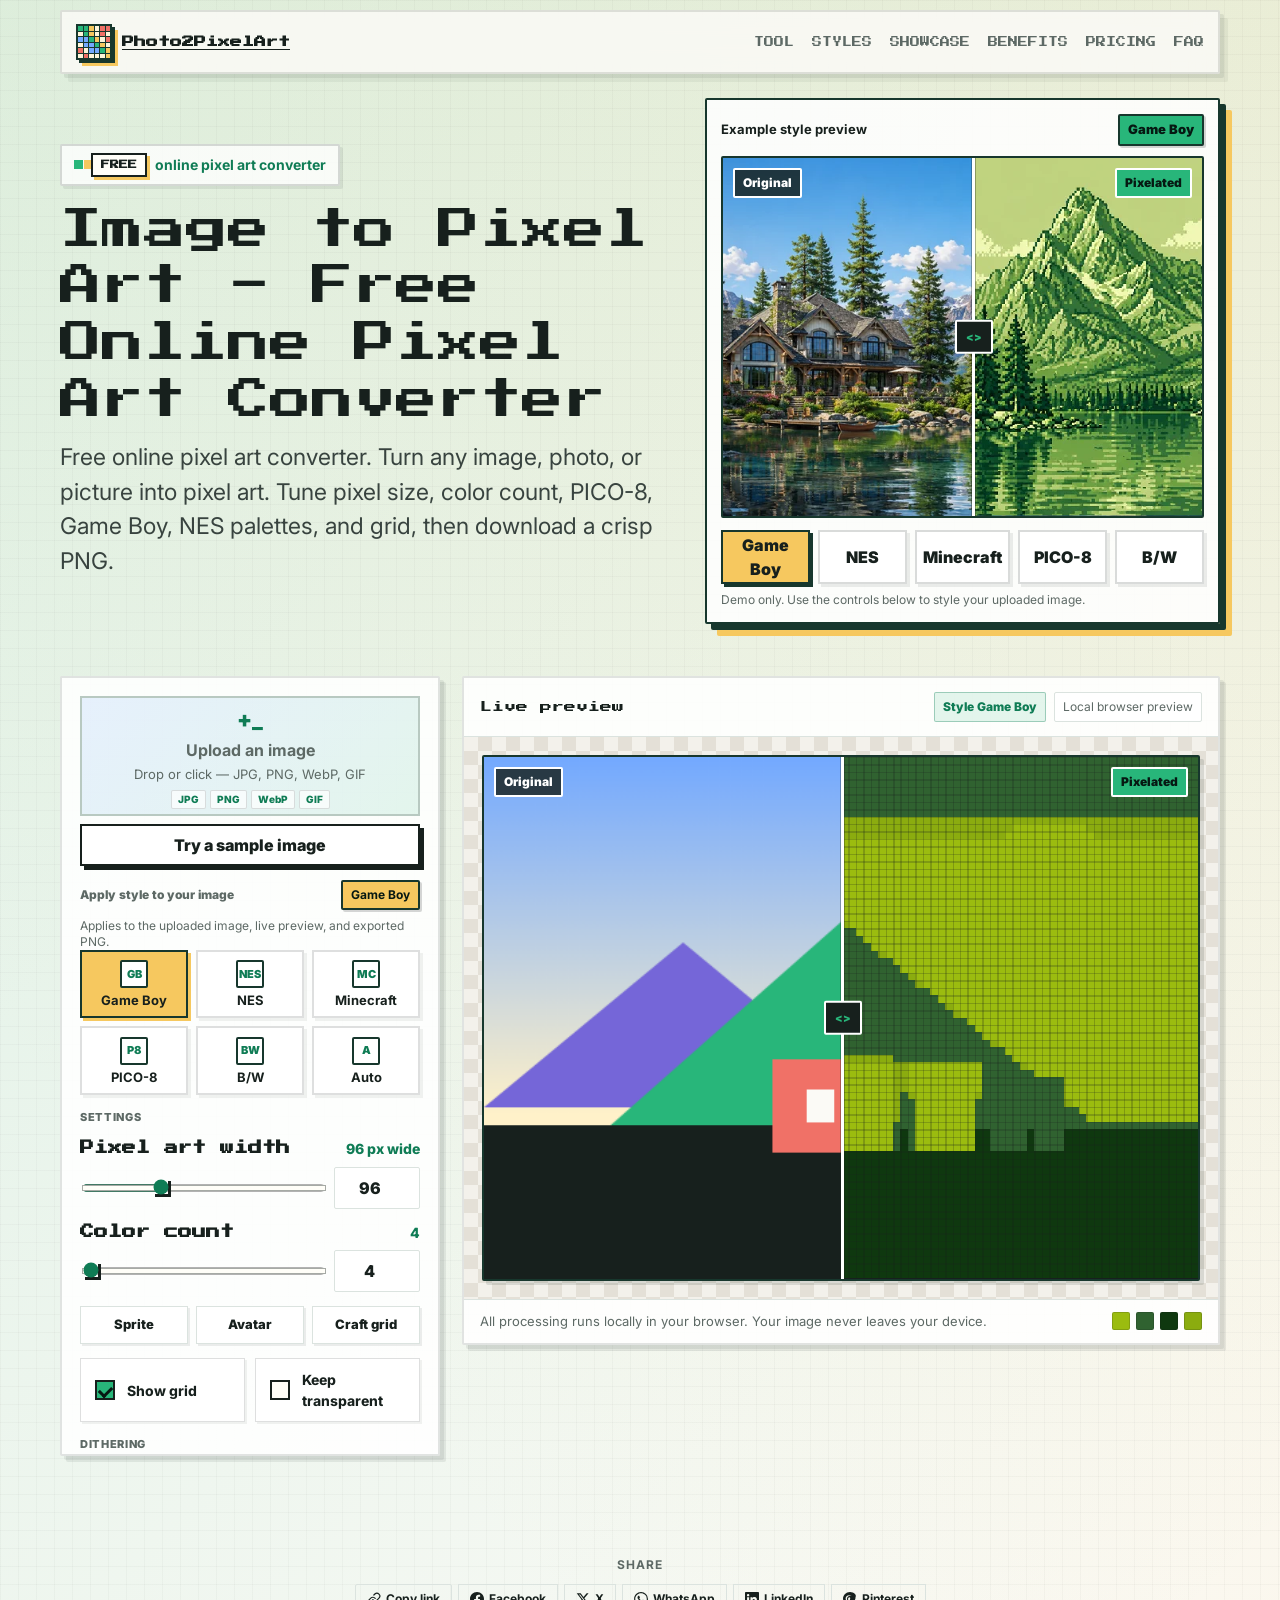
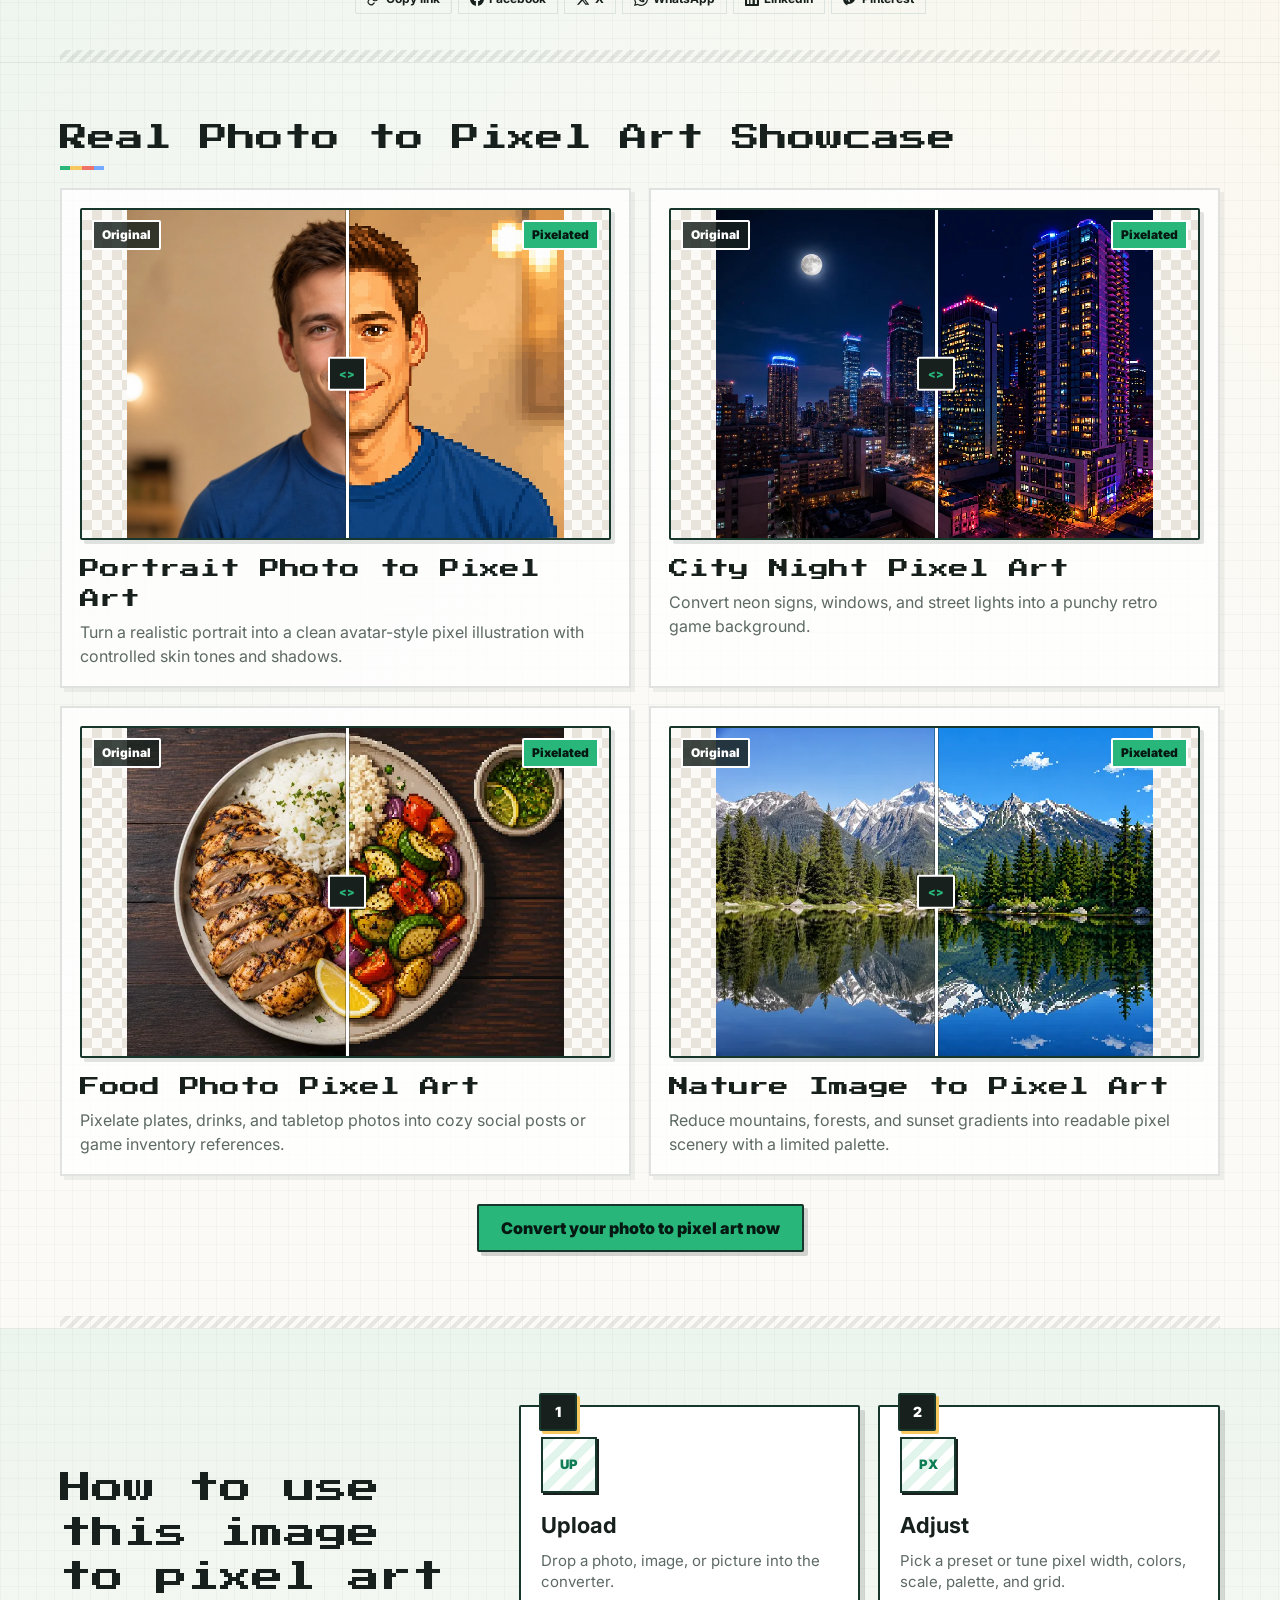
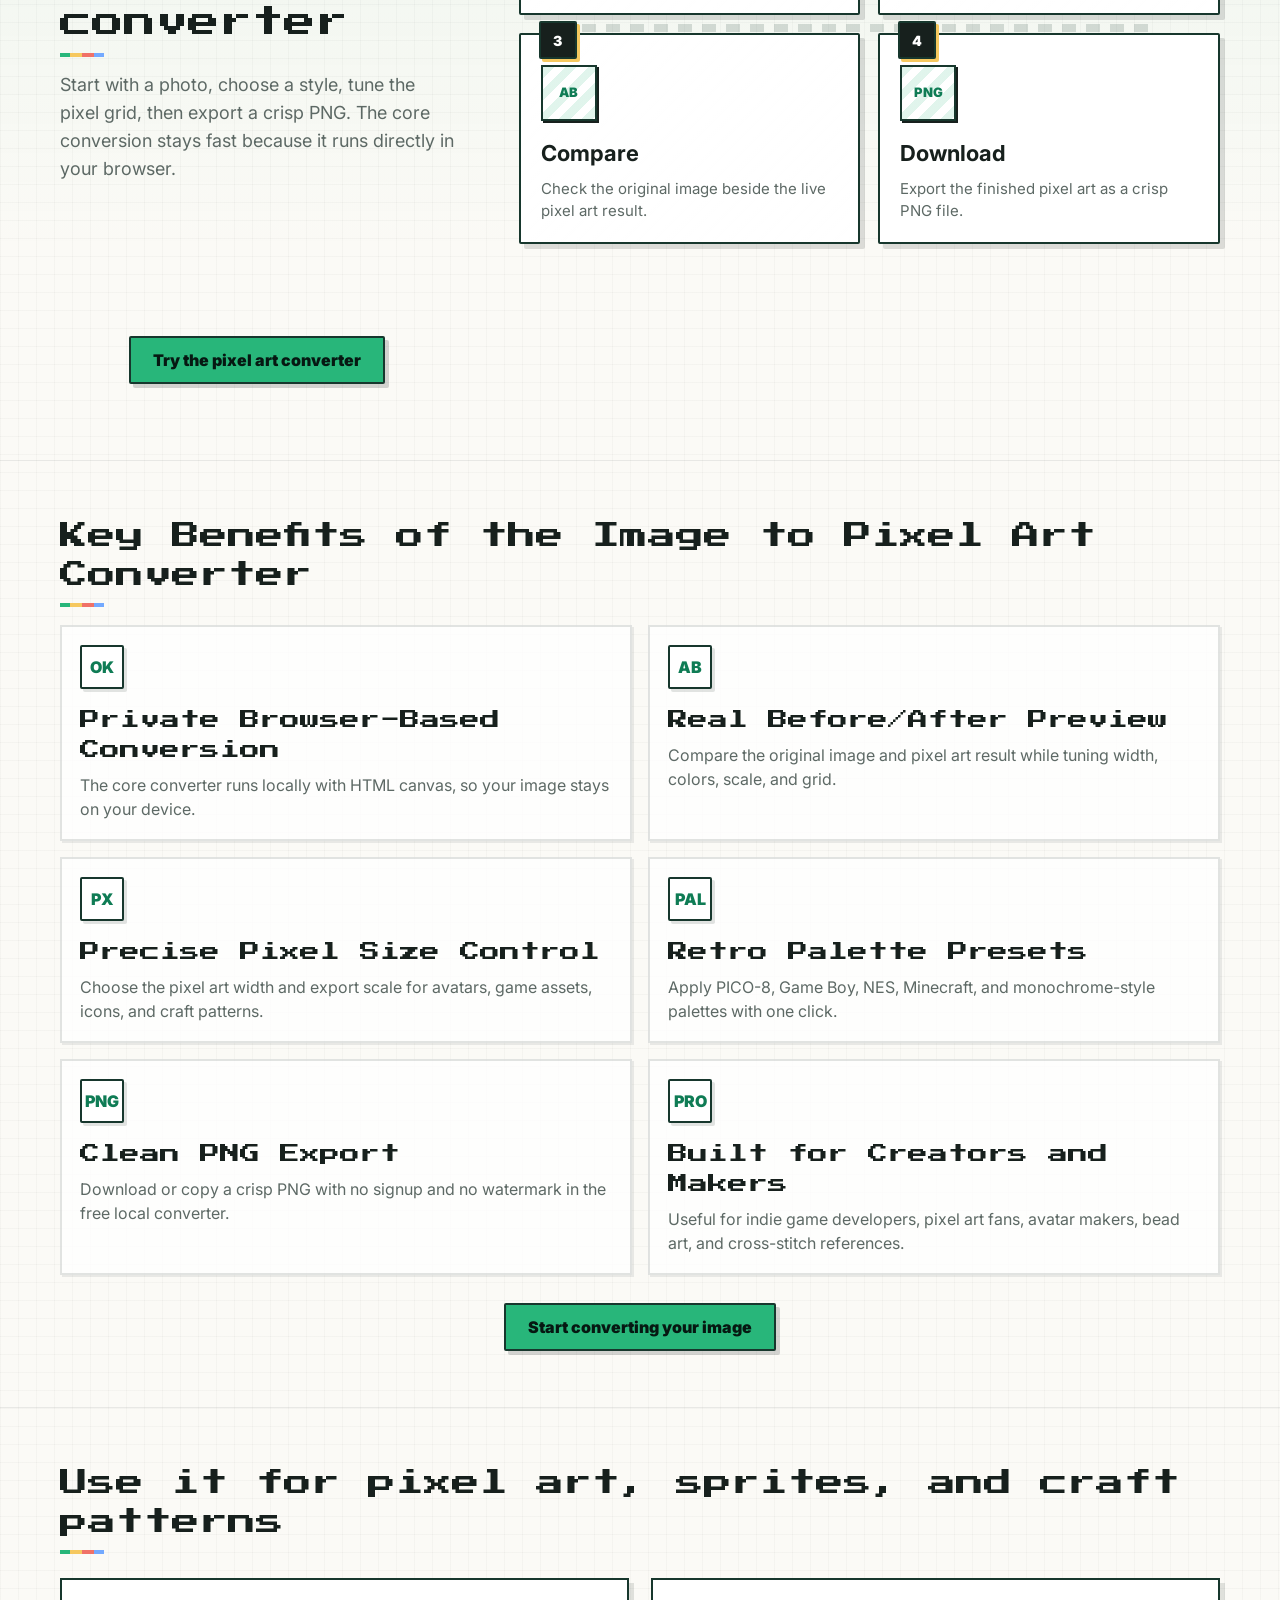
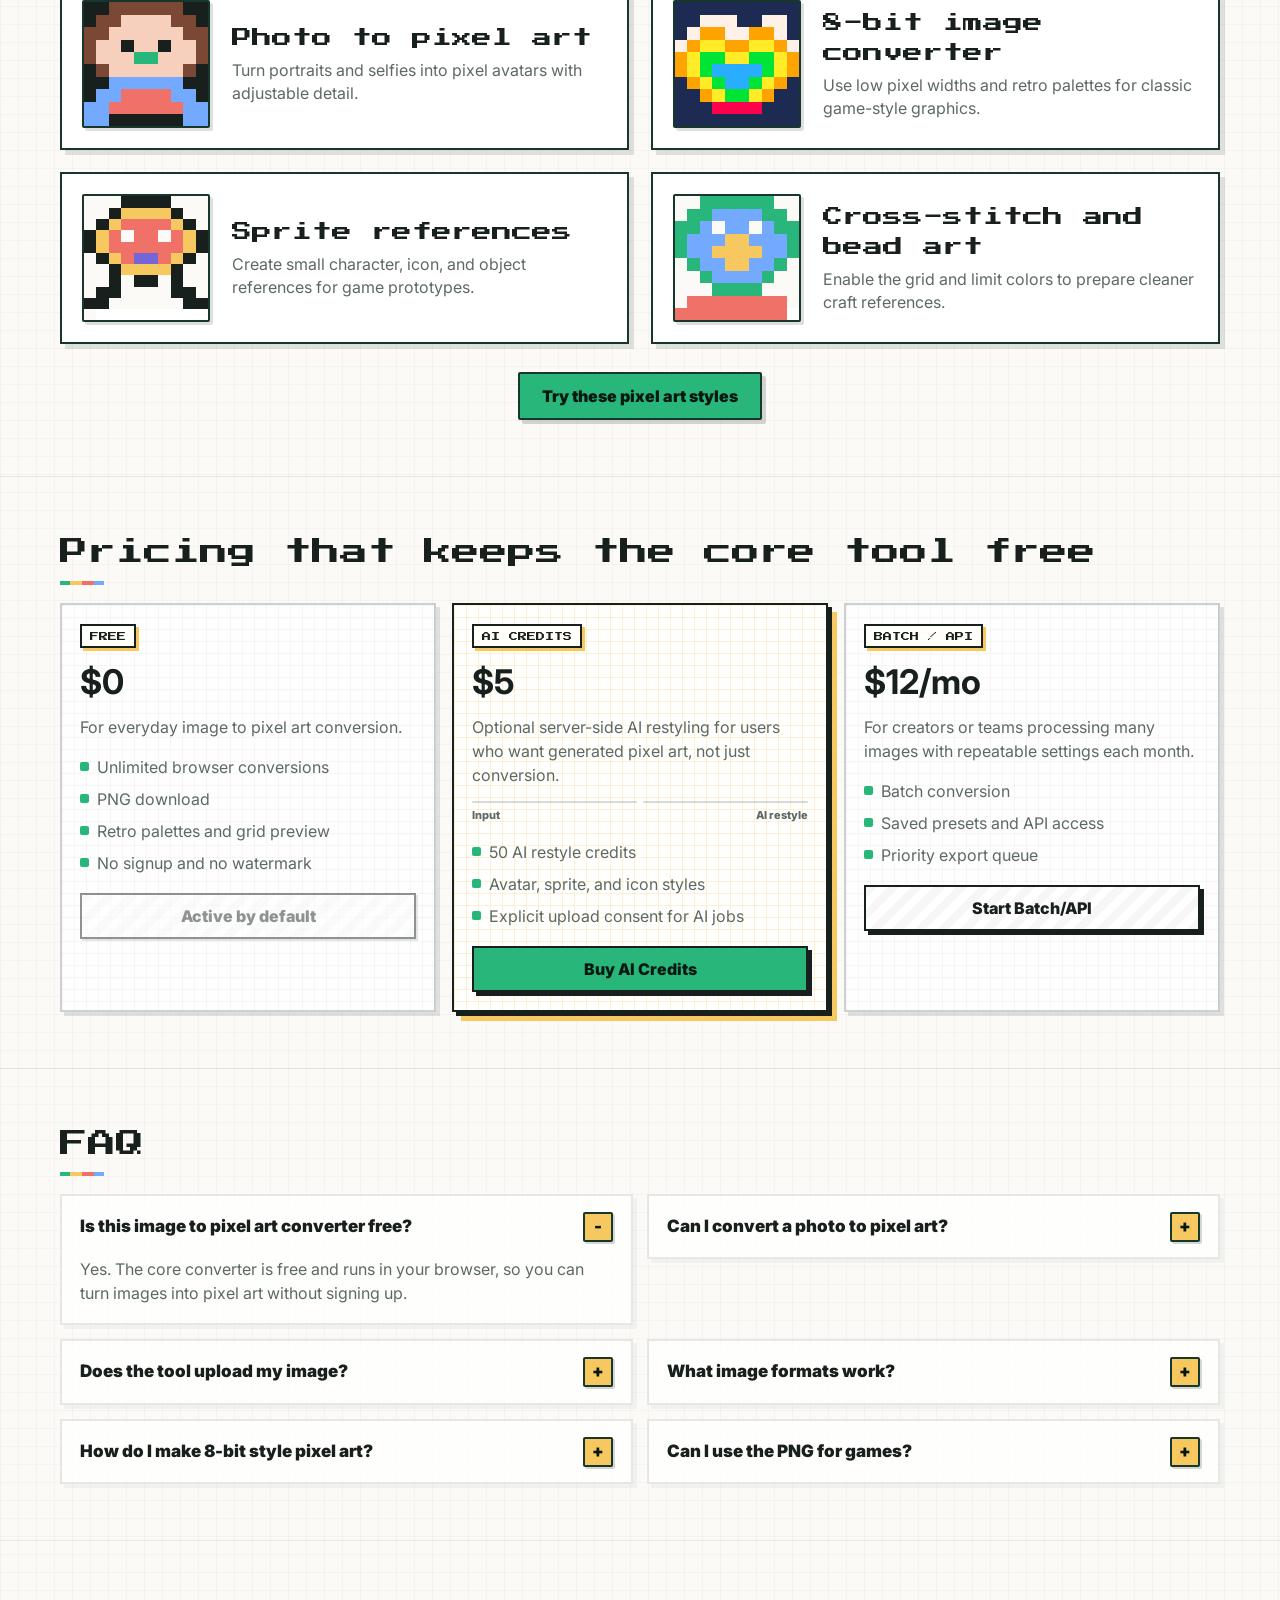
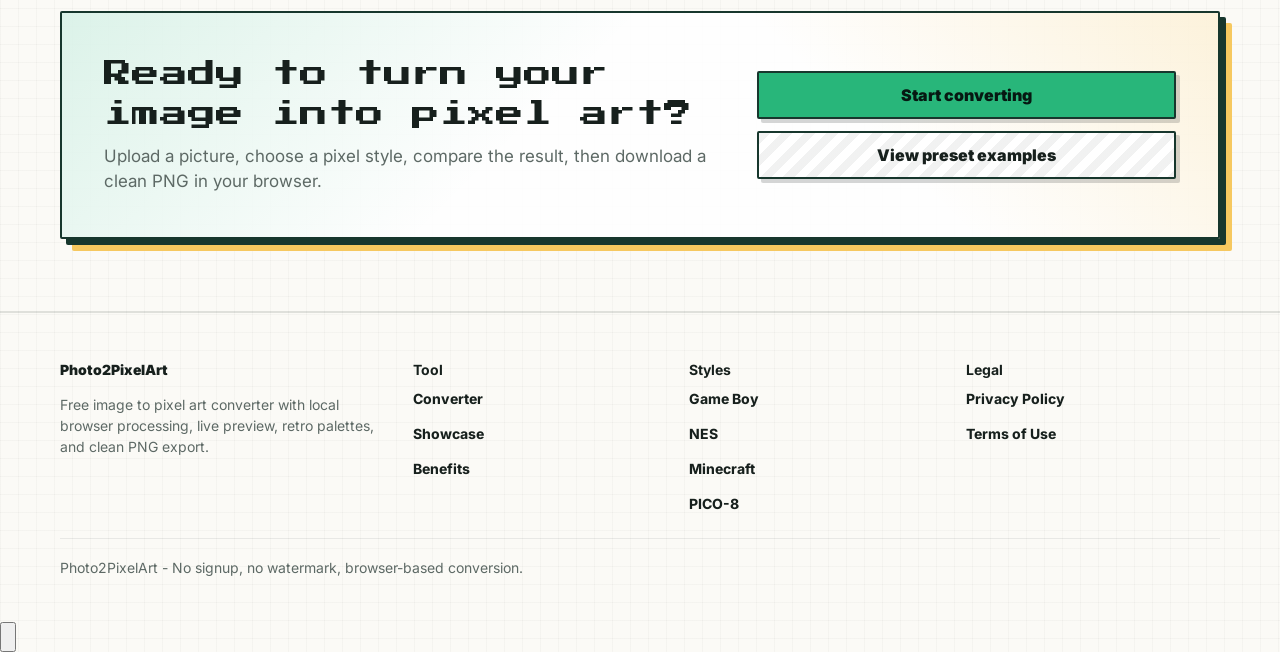
<file: index.html>
<!doctype html>
<html lang="en">
<head>
  <meta charset="utf-8">
  <meta name="viewport" content="width=device-width, initial-scale=1">
  <title>Image to Pixel Art - Free Online Pixel Art Converter</title>
  <meta name="description" content="Convert any image to pixel art online. Upload JPG, PNG or WebP, choose pixel size and retro palettes, preview instantly, and download PNG.">
  <link rel="canonical" href="https://photo2pixelart.com/">
  <link rel="preconnect" href="https://fonts.googleapis.com">
  <link rel="preconnect" href="https://fonts.gstatic.com" crossorigin>
  <link href="https://fonts.googleapis.com/css2?family=Inter:wght@400;600;700;800;900&family=Press+Start+2P&display=swap" rel="stylesheet">
  <link rel="icon" href="data:image/svg+xml,%3Csvg xmlns='http://www.w3.org/2000/svg' viewBox='0 0 64 64'%3E%3Crect width='64' height='64' fill='%2317201d'/%3E%3Crect x='8' y='8' width='12' height='12' fill='%2328b67a'/%3E%3Crect x='22' y='8' width='12' height='12' fill='%23f6c85f'/%3E%3Crect x='36' y='8' width='12' height='12' fill='%2373a9ff'/%3E%3Crect x='8' y='22' width='12' height='12' fill='%23f07167'/%3E%3Crect x='22' y='22' width='12' height='12' fill='%23fbfaf6'/%3E%3Crect x='36' y='22' width='12' height='12' fill='%2328b67a'/%3E%3Crect x='8' y='36' width='12' height='12' fill='%237566d8'/%3E%3Crect x='22' y='36' width='12' height='12' fill='%23f07167'/%3E%3Crect x='36' y='36' width='12' height='12' fill='%23f6c85f'/%3E%3C/svg%3E">
  <meta property="og:title" content="Image to Pixel Art - Free Online Pixel Art Converter">
  <meta property="og:description" content="Convert images to pixel art with local browser processing, retro palettes, live preview, and PNG download.">
  <meta property="og:type" content="website">
  <meta property="og:url" content="https://photo2pixelart.com/">
  <meta property="og:image" content="https://photo2pixelart.com/preview.png">
  <meta name="twitter:card" content="summary">
  <meta name="twitter:title" content="Image to Pixel Art - Free Online Pixel Art Converter">
  <meta name="twitter:description" content="Convert images to pixel art with local browser processing, retro palettes, live preview, and PNG download.">
  <meta name="twitter:image" content="https://photo2pixelart.com/preview.png">
  <script type="application/ld+json">
  {
    "@context": "https://schema.org",
    "@graph": [
      {
        "@type": "WebApplication",
        "@id": "https://photo2pixelart.com/#webapp",
        "name": "Image to Pixel Art Converter",
        "applicationCategory": "DesignApplication",
        "operatingSystem": "Any",
        "url": "https://photo2pixelart.com/",
        "datePublished": "2026-07-05",
        "dateModified": "2026-07-06",
        "description": "Convert images, photos, and pictures into pixel art online with adjustable pixel width, colors, retro palettes, grid, and PNG export.",
        "offers": {
          "@type": "Offer",
          "price": "0",
          "priceCurrency": "USD"
        },
        "featureList": [
          "Image to pixel art conversion",
          "Original and pixel art comparison",
          "Pixel art width control",
          "Color count control",
          "Retro palette presets",
          "PNG download"
        ]
      },
      {
        "@type": "Organization",
        "@id": "https://photo2pixelart.com/#organization",
        "name": "Photo2PixelArt",
        "url": "https://photo2pixelart.com/",
        "logo": "https://photo2pixelart.com/preview.png"
      },
      {
        "@type": "BreadcrumbList",
        "@id": "https://photo2pixelart.com/#breadcrumb",
        "itemListElement": [
          {
            "@type": "ListItem",
            "position": 1,
            "name": "Home",
            "item": "https://photo2pixelart.com/"
          },
          {
            "@type": "ListItem",
            "position": 2,
            "name": "Image to Pixel Art Converter",
            "item": "https://photo2pixelart.com/"
          }
        ]
      },
      {
        "@type": "HowTo",
        "@id": "https://photo2pixelart.com/#howto",
        "name": "How to convert an image to pixel art",
        "step": [
          { "@type": "HowToStep", "name": "Upload", "text": "Upload a JPG, PNG, WebP, or GIF image." },
          { "@type": "HowToStep", "name": "Adjust", "text": "Choose the pixel art width, color count, palette, grid, and export scale." },
          { "@type": "HowToStep", "name": "Preview", "text": "Compare the original image with the pixel art result." },
          { "@type": "HowToStep", "name": "Download", "text": "Download the converted pixel art as a PNG file." }
        ]
      },
      {
        "@type": "FAQPage",
        "@id": "https://photo2pixelart.com/#faq",
        "mainEntity": [
          {
            "@type": "Question",
            "name": "Is this image to pixel art converter free?",
            "acceptedAnswer": { "@type": "Answer", "text": "Yes. The core converter is free and runs in your browser, so you can turn images into pixel art without signing up." }
          },
          {
            "@type": "Question",
            "name": "Can I convert a photo to pixel art?",
            "acceptedAnswer": { "@type": "Answer", "text": "Yes. Upload a photo, choose a lower pixel art width for a chunkier look, or raise it to keep more facial and object detail." }
          },
          {
            "@type": "Question",
            "name": "Does the tool upload my image?",
            "acceptedAnswer": { "@type": "Answer", "text": "The basic converter does not upload your image. It runs locally with HTML canvas. Optional AI restyling would require a separate upload and consent step." }
          },
          {
            "@type": "Question",
            "name": "What image formats work?",
            "acceptedAnswer": { "@type": "Answer", "text": "The converter supports common browser image formats such as JPG, PNG, WebP, and GIF still frames." }
          },
          {
            "@type": "Question",
            "name": "How do I make 8-bit style pixel art?",
            "acceptedAnswer": { "@type": "Answer", "text": "Try the Sprite preset, choose the PICO-8 or NES inspired palette, and keep the color count low." }
          },
          {
            "@type": "Question",
            "name": "Can I use the PNG for games?",
            "acceptedAnswer": { "@type": "Answer", "text": "You can download the PNG and use it in mockups, prototypes, avatars, and game experiments. Check the rights of your original image." }
          }
        ]
      }
    ]
  }
  </script>
  <link rel="stylesheet" href="pixel-style-kit.css">
  <style>
    :root {
      --ink: #17201d;
      --muted: #5d6965;
      --line: #dbe3df;
      --paper: #fbfaf6;
      --panel: #ffffff;
      --mint: #28b67a;
      --mint-dark: #0f7c55;
      --coral: #f07167;
      --sun: #f6c85f;
      --sky: #73a9ff;
      --plum: #7566d8;
      --shadow: 4px 4px 0 rgba(34,48,42,.08);
    }

    * { box-sizing: border-box; }

    [hidden] { display: none !important; }

    html { scroll-behavior: smooth; }

    body {
      margin: 0;
      color: var(--ink);
      background:
        linear-gradient(rgba(23,32,29,.028) 1px, transparent 1px),
        linear-gradient(90deg, rgba(23,32,29,.028) 1px, transparent 1px),
        linear-gradient(135deg, rgba(40,182,122,.14), transparent 34%),
        linear-gradient(225deg, rgba(246,200,95,.16), transparent 28%),
        var(--paper);
      background-size: 18px 18px, 18px 18px, auto, auto, auto;
      font-family: Inter, ui-sans-serif, system-ui, -apple-system, BlinkMacSystemFont, "Segoe UI", sans-serif;
      line-height: 1.5;
    }

    button, input, select { font: inherit; }

    a { color: inherit; }

    .wrap {
      width: min(1160px, calc(100% - 32px));
      margin: 0 auto;
    }

    .topbar {
      position: sticky;
      top: 10px;
      z-index: 30;
      display: flex;
      align-items: center;
      justify-content: space-between;
      gap: 20px;
      margin-top: 10px;
      padding: 12px 14px;
      border: 2px solid rgba(23,32,29,.12);
      border-radius: 2px;
      background: rgba(251,250,246,.86);
      box-shadow: 4px 4px 0 rgba(23,32,29,.08), 8px 8px 0 rgba(34,48,42,.06);
      backdrop-filter: blur(12px);
    }

    .brand {
      display: inline-flex;
      align-items: center;
      gap: 10px;
      font-weight: 800;
      letter-spacing: 0;
    }

    .logo {
      width: 36px;
      height: 36px;
      display: grid;
      grid-template-columns: repeat(6, 1fr);
      grid-template-rows: repeat(6, 1fr);
      border: 2px solid #17372d;
      background: #17372d;
      gap: 1px;
      box-shadow: 3px 3px 0 #17372d, 6px 6px 0 var(--sun);
      image-rendering: pixelated;
    }

    .logo i { background: #fff6da; }
    .logo i:nth-child(1), .logo i:nth-child(2), .logo i:nth-child(8), .logo i:nth-child(15), .logo i:nth-child(22), .logo i:nth-child(29) { background: var(--mint); }
    .logo i:nth-child(5), .logo i:nth-child(6), .logo i:nth-child(11), .logo i:nth-child(18), .logo i:nth-child(25), .logo i:nth-child(32) { background: var(--coral); }
    .logo i:nth-child(13), .logo i:nth-child(14), .logo i:nth-child(20), .logo i:nth-child(21), .logo i:nth-child(27), .logo i:nth-child(28) { background: var(--sky); }
    .logo i:nth-child(3), .logo i:nth-child(9), .logo i:nth-child(16), .logo i:nth-child(23), .logo i:nth-child(30), .logo i:nth-child(36) { background: var(--sun); }

    .nav {
      display: flex;
      align-items: center;
      justify-content: flex-end;
      flex-wrap: wrap;
      gap: 18px;
      color: var(--muted);
      font-size: 14px;
    }

    .nav a {
      text-decoration: none;
    }

    .hero {
      display: grid;
      grid-template-columns: minmax(0, .9fr) minmax(360px, .78fr);
      gap: clamp(28px, 4vw, 54px);
      align-items: center;
      padding: 24px 0 32px;
    }

    .hero-copy {
      min-width: 0;
    }

    .eyebrow {
      display: inline-flex;
      align-items: center;
      gap: 8px;
      border: 2px solid rgba(23,32,29,.16);
      background: rgba(255,255,255,.78);
      border-radius: 2px;
      padding: 7px 12px;
      color: var(--mint-dark);
      font-size: 14px;
      font-weight: 700;
      box-shadow: 3px 3px 0 rgba(23,32,29,.08);
    }

    .eyebrow::before {
      content: "";
      width: 9px;
      height: 9px;
      border-radius: 0;
      background: var(--mint);
      box-shadow: 10px 0 0 var(--sun), 20px 0 0 var(--coral);
    }

    h1, h2, h3, h4 {
      font-family: "Press Start 2P", ui-monospace, SFMono-Regular, Menlo, Monaco, Consolas, "Liberation Mono", "Courier New", monospace;
      font-weight: 400;
      text-rendering: optimizeLegibility;
      -webkit-font-smoothing: antialiased;
      -moz-osx-font-smoothing: grayscale;
    }

    h1 {
      max-width: 100%;
      margin: 16px 0 12px;
      font-size: clamp(26px, 3.5vw, 42px);
      line-height: 1.35;
      letter-spacing: 0;
    }

    .lead {
      max-width: 760px;
      margin: 0;
      color: #38433f;
      font-size: clamp(18px, 2.4vw, 23px);
    }

    .hero-demo {
      border: 2px solid #17372d;
      border-radius: 2px;
      background: rgba(255,255,255,.86);
      box-shadow: 6px 6px 0 #17372d, 12px 12px 0 var(--sun);
      padding: 14px;
      min-width: 0;
    }

    .hero-demo-head {
      display: flex;
      justify-content: space-between;
      align-items: center;
      gap: 10px;
      margin-bottom: 10px;
      font-size: 13px;
      font-weight: 900;
    }

    .hero-demo-head span {
      border: 2px solid #17372d;
      border-radius: 2px;
      background: var(--mint);
      color: #061812;
      padding: 4px 8px;
      box-shadow: 2px 2px 0 rgba(23,32,29,.18);
    }

    .hero-compare {
      position: relative;
      aspect-ratio: 4 / 3;
      overflow: hidden;
      border: 2px solid #17372d;
      border-radius: 2px;
      background:
        linear-gradient(45deg, #eee7dc 25%, transparent 25%),
        linear-gradient(-45deg, #eee7dc 25%, transparent 25%),
        linear-gradient(45deg, transparent 75%, #eee7dc 75%),
        linear-gradient(-45deg, transparent 75%, #eee7dc 75%),
        #fbfaf6;
      background-size: 20px 20px;
      background-position: 0 0, 0 10px, 10px -10px, -10px 0;
    }

    .hero-layer {
      position: absolute;
      inset: 0;
    }

    .hero-layer.pixel {
      clip-path: inset(0 0 0 50%);
    }

    .hero-layer img {
      width: 100%;
      height: 100%;
      display: block;
      object-fit: cover;
    }

    .hero-layer.pixel img {
      image-rendering: pixelated;
    }

    .hero-label {
      position: absolute;
      top: 10px;
      z-index: 2;
      border: 2px solid #fff;
      border-radius: 2px;
      padding: 4px 8px;
      background: rgba(23,32,29,.82);
      color: #fff;
      font-size: 12px;
      font-weight: 900;
    }

    .hero-label.before { left: 10px; }
    .hero-label.after { right: 10px; background: var(--mint); color: #061812; }

    .hero-range {
      position: absolute;
      inset: 0;
      z-index: 3;
      width: 100%;
      opacity: .001;
      cursor: ew-resize;
    }

    .hero-handle {
      position: absolute;
      top: 0;
      bottom: 0;
      left: 50%;
      z-index: 2;
      width: 3px;
      background: #fff;
      box-shadow: 0 0 0 1px rgba(23,32,29,.32);
    }

    .hero-handle::after {
      content: "<>";
      position: absolute;
      top: 50%;
      left: 50%;
      transform: translate(-50%, -50%);
      border: 2px solid #fff;
      border-radius: 2px;
      background: #17201d;
      color: var(--mint);
      padding: 7px 9px;
      font-size: 11px;
      font-weight: 900;
    }

    .hero-style-tabs {
      display: grid;
      grid-template-columns: repeat(5, 1fr);
      gap: 8px;
      margin-top: 12px;
    }

    .hero-style-tabs button {
      min-height: 42px;
      border: 2px solid rgba(23,32,29,.16);
      border-radius: 2px;
      background: #fff;
      color: var(--ink);
      cursor: pointer;
      font-weight: 900;
      box-shadow: 3px 3px 0 rgba(23,32,29,.08);
    }

    .hero-style-tabs button.active {
      border-color: #17372d;
      background: var(--sun);
      box-shadow: 3px 3px 0 #17372d;
    }

    .hero-style-tabs button:hover {
      transform: translate(-1px, -1px);
      box-shadow: 4px 4px 0 rgba(23,32,29,.18);
    }

    .demo-note,
    .style-note {
      margin: 8px 0 0;
      color: var(--muted);
      font-size: 12px;
      line-height: 1.35;
    }

    .tool {
      display: grid;
      grid-template-columns: 380px 1fr;
      gap: 22px;
      align-items: start;
      margin: 20px auto 56px;
      min-height: calc(100vh - 88px);
    }

    .panel {
      background: rgba(255,255,255,.88);
      border: 2px solid rgba(23,32,29,.12);
      border-radius: 2px;
      box-shadow: 6px 6px 0 rgba(23,32,29,.08), var(--shadow);
    }

    .controls {
      padding: 18px;
      max-height: calc(100vh - 120px);
      overflow-y: auto;
    }

    .drop {
      position: relative;
      display: grid;
      place-items: center;
      min-height: 120px;
      border: 2px dashed #b8c9c1;
      border-radius: 2px;
      background: linear-gradient(135deg, rgba(115,169,255,.16), rgba(40,182,122,.12));
      text-align: center;
      cursor: pointer;
      transition: border-color .2s, transform .2s;
    }

    .drop:hover, .drop.dragging {
      border-color: var(--mint-dark);
      transform: translateY(-1px);
    }

    .drop-icon {
      font-size: 22px;
      font-weight: 950;
      margin-bottom: 2px;
      color: var(--mint-dark);
    }

    .drop strong {
      display: block;
      margin-bottom: 3px;
      font-size: 16px;
    }

    .drop span {
      color: var(--muted);
      font-size: 13px;
    }

    .drop-formats {
      display: flex;
      gap: 4px;
      justify-content: center;
      margin-top: 6px;
    }

    .drop-formats i {
      border: 1px solid rgba(23,32,29,.14);
      border-radius: 2px;
      background: rgba(255,255,255,.7);
      padding: 1px 6px;
      font-size: 10px;
      font-weight: 850;
      font-style: normal;
      color: var(--mint-dark);
    }

    .drop input {
      position: absolute;
      inset: 0;
      opacity: 0;
      cursor: pointer;
    }

    .field {
      margin-top: 14px;
    }

    .field label {
      display: flex;
      justify-content: space-between;
      gap: 12px;
      margin-bottom: 8px;
      font-size: 14px;
      font-weight: 800;
    }

    .field output {
      color: var(--mint-dark);
      font-weight: 800;
    }

    .range-row {
      display: grid;
      grid-template-columns: 1fr 86px;
      gap: 10px;
      align-items: center;
    }

    input[type="range"] {
      width: 100%;
      accent-color: var(--mint-dark);
    }

    select, .number {
      width: 100%;
      height: 42px;
      border: 1px solid var(--line);
      border-radius: 2px;
      background: #fff;
      padding: 0 12px;
      color: var(--ink);
    }

    .number {
      text-align: center;
      font-weight: 850;
    }

    .preset-row {
      display: grid;
      grid-template-columns: repeat(3, 1fr);
      gap: 8px;
      margin-top: 14px;
    }

    .preset {
      min-height: 38px;
      border: 1px solid var(--line);
      border-radius: 2px;
      background: #fff;
      color: var(--ink);
      cursor: pointer;
      font-size: 13px;
      font-weight: 850;
    }

    .preset:hover {
      border-color: #17372d;
    }

    .toggles {
      display: grid;
      grid-template-columns: 1fr 1fr;
      gap: 10px;
      margin-top: 14px;
    }

    .algo-row {
      display: flex;
      gap: 8px;
      margin-top: 10px;
    }
    .algo-chip {
      flex: 1;
      display: flex;
      align-items: center;
      justify-content: center;
      gap: 6px;
      border: 2px solid rgba(23,32,29,.14);
      border-radius: 2px;
      background: #fff;
      padding: 8px 12px;
      font-size: 12px;
      font-weight: 850;
      cursor: pointer;
      transition: background .12s, border-color .12s;
      text-align: center;
    }
    .algo-chip:hover,
    .algo-chip.active {
      border-color: #17372d;
      background: var(--sun);
    }
    .algo-input {
      position: absolute;
      opacity: 0;
      pointer-events: none;
    }

    .toggle {
      display: flex;
      align-items: center;
      gap: 9px;
      border: 1px solid var(--line);
      border-radius: 2px;
      background: #fff;
      padding: 10px;
      font-size: 14px;
      font-weight: 750;
    }

    .toggle input { accent-color: var(--mint-dark); }

    .actions {
      display: grid;
      grid-template-columns: 1fr 1fr;
      gap: 10px;
      margin-top: 14px;
    }

    .sample-top {
      width: 100%;
      min-height: 42px;
      margin-top: 8px;
      border: 2px solid #17372d;
      border-radius: 2px;
      background: #fff;
      color: var(--ink);
      cursor: pointer;
      font-weight: 850;
      box-shadow: 4px 4px 0 rgba(23,32,29,.18);
    }

    .btn {
      min-height: 46px;
      border: 2px solid #17372d;
      border-radius: 2px;
      padding: 0 14px;
      background:
        repeating-linear-gradient(135deg, rgba(23,32,29,.04) 0 8px, transparent 8px 16px),
        #fff;
      color: var(--ink);
      cursor: pointer;
      font-weight: 850;
      box-shadow: 4px 4px 0 rgba(23,32,29,.18);
      transition: transform .12s, box-shadow .12s, opacity .2s;
    }

    .btn:hover,
    .sample-top:hover,
    .nudge-actions a:hover {
      transform: translate(-1px, -1px);
      box-shadow: 5px 5px 0 rgba(23,32,29,.22);
    }

    .btn:active,
    .sample-top:active,
    .nudge-actions a:active {
      transform: translate(3px, 3px);
      box-shadow: 1px 1px 0 rgba(23,32,29,.24);
    }

    .btn.primary {
      background: var(--mint);
      color: #061812;
    }

    .btn.secondary {
      background:
        repeating-linear-gradient(135deg, rgba(23,32,29,.06) 0 8px, transparent 8px 16px),
        #fff;
      color: var(--ink);
    }

    .btn:disabled {
      cursor: not-allowed;
      opacity: .48;
      transform: none;
      box-shadow: none;
    }

    .usage {
      margin-top: 12px;
      border: 1px solid var(--line);
      border-radius: 2px;
      background: #fff;
      padding: 10px 12px;
      color: var(--muted);
      font-size: 13px;
    }

    .usage b {
      color: var(--ink);
    }

    .usage.converted {
      border-color: rgba(15,124,85,.34);
      background: rgba(40,182,122,.08);
    }

    .download-hint {
      margin-top: 8px;
      color: var(--muted);
      font-size: 12px;
    }

    .nudge {
      display: none;
      margin-top: 12px;
      border: 1px solid rgba(15,124,85,.34);
      border-radius: 2px;
      background: rgba(40,182,122,.10);
      padding: 12px;
      color: #254139;
      font-size: 13px;
    }

    .nudge.show {
      display: block;
    }

    .nudge b {
      display: block;
      color: var(--ink);
      margin-bottom: 4px;
    }

    .nudge-actions {
      display: flex;
      flex-wrap: wrap;
      gap: 8px;
      margin-top: 10px;
    }

    .nudge-actions a {
      border: 1px solid #17372d;
      border-radius: 2px;
      background: #fff;
      padding: 7px 10px;
      color: var(--ink);
      text-decoration: none;
      font-weight: 850;
    }

    .history {
      display: none;
      margin-top: 12px;
      border: 1px solid var(--line);
      border-radius: 2px;
      background: #fff;
      padding: 10px;
    }

    .history.show {
      display: block;
    }

    .history-head {
      display: flex;
      justify-content: space-between;
      gap: 10px;
      margin-bottom: 8px;
      font-size: 12px;
      font-weight: 850;
    }

    .history-list {
      display: grid;
      grid-template-columns: repeat(4, 1fr);
      gap: 7px;
    }

    .history-list img {
      width: 100%;
      aspect-ratio: 1 / 1;
      border: 1px solid rgba(23,32,29,.14);
      border-radius: 2px;
      object-fit: contain;
      image-rendering: pixelated;
      background: #f3f1eb;
    }

    .style-panel {
      margin-top: 14px;
      border: 2px solid rgba(23,32,29,.12);
      border-radius: 2px;
      background: rgba(255,255,255,.82);
      padding: 10px;
    }

    .style-head {
      display: flex;
      align-items: center;
      justify-content: space-between;
      gap: 10px;
      margin-bottom: 8px;
      font-size: 12px;
      color: var(--muted);
      font-weight: 850;
    }

    .style-head strong {
      border: 2px solid #17372d;
      border-radius: 2px;
      background: var(--sun);
      color: #061812;
      padding: 4px 8px;
      box-shadow: 2px 2px 0 rgba(23,32,29,.18);
    }

    .style-grid {
      display: grid;
      grid-template-columns: repeat(3, 1fr);
      gap: 8px;
    }

    .style-card {
      min-height: 52px;
      border: 2px solid rgba(23,32,29,.14);
      border-radius: 2px;
      background: #fff;
      color: var(--ink);
      cursor: pointer;
      text-align: center;
      padding: 8px 6px;
      box-shadow: 3px 3px 0 rgba(23,32,29,.06);
      transition: transform .12s, box-shadow .12s, background .12s;
    }

    .style-card:hover,
    .style-card.active {
      border-color: #17372d;
      background: var(--sun);
      box-shadow: 3px 3px 0 var(--sun);
    }

    .style-card:hover {
      transform: translate(-1px, -1px);
    }

    .style-card:active {
      transform: translate(2px, 2px);
      box-shadow: 1px 1px 0 rgba(23,32,29,.18);
    }

    .style-card .style-icon {
      display: inline-grid;
      place-items: center;
      width: 28px;
      height: 28px;
      margin: 0 auto 5px;
      border: 2px solid #17372d;
      border-radius: 2px;
      background: #fff;
      color: var(--mint-dark);
      font-size: 11px;
      font-weight: 950;
    }

    .style-card b,
    .style-card span:last-child {
      display: block;
    }

    .style-card b {
      font-size: 13px;
      line-height: 1.15;
    }

    .style-card span:last-child {
      display: none;
      margin-top: 3px;
      color: var(--muted);
      font-size: 11px;
      line-height: 1.25;
    }

    .stage {
      display: flex;
      flex-direction: column;
      min-height: auto;
      align-self: start;
      overflow: hidden;
    }

    .stage-head {
      display: flex;
      align-items: center;
      justify-content: space-between;
      gap: 16px;
      border-bottom: 1px solid var(--line);
      padding: 14px 16px;
    }

    .stage-head h2 {
      margin: 0;
      font-size: 12px;
    }

    .stats {
      display: flex;
      flex-wrap: wrap;
      justify-content: flex-end;
      gap: 8px;
      color: var(--muted);
      font-size: 12px;
    }

    .stats span {
      border: 1px solid var(--line);
      border-radius: 2px;
      background: #fff;
      padding: 5px 8px;
    }

    .style-badge {
      border-color: rgba(15,124,85,.34) !important;
      background: rgba(40,182,122,.12) !important;
      color: var(--mint-dark);
      font-weight: 850;
    }

    .canvas-zone {
      display: grid;
      flex: 1;
      min-height: 200px;
      padding: 18px;
      background-color: #f3f1eb;
      background-image:
        linear-gradient(45deg, #e4e0d7 25%, transparent 25%),
        linear-gradient(-45deg, #e4e0d7 25%, transparent 25%),
        linear-gradient(45deg, transparent 75%, #e4e0d7 75%),
        linear-gradient(-45deg, transparent 75%, #e4e0d7 75%);
      background-size: 28px 28px;
      background-position: 0 0, 0 14px, 14px -14px, -14px 0;
    }



    .preview-card {
      display: grid;
      grid-template-rows: auto 1fr auto;
      min-width: 0;
      overflow: hidden;
      border: 1px solid rgba(23,32,29,.14);
      border-radius: 2px;
      background: rgba(255,255,255,.78);
    }

    .preview-title {
      display: flex;
      justify-content: space-between;
      gap: 10px;
      padding: 10px 12px;
      border-bottom: 1px solid var(--line);
      font-size: 13px;
      font-weight: 850;
    }

    .preview-title span {
      color: var(--muted);
      font-weight: 700;
    }

    .preview-body {
      display: grid;
      place-items: center;
      min-height: 300px;
      padding: 14px;
    }

    canvas,
    .original-preview {
      max-width: 100%;
      max-height: 68vh;
      image-rendering: pixelated;
      background: transparent;
    }

    .original-preview {
      image-rendering: auto;
      object-fit: contain;
    }

    .stage-foot {
      display: flex;
      justify-content: space-between;
      gap: 12px;
      border-top: 1px solid var(--line);
      padding: 12px 16px;
      color: var(--muted);
      font-size: 13px;
    }

    .swatches {
      display: flex;
      flex-wrap: wrap;
      gap: 6px;
    }

    .swatches i {
      width: 18px;
      height: 18px;
      border: 1px solid rgba(23,32,29,.18);
      border-radius: 2px;
    }

    .share-section {
      padding: 12px 0 28px;
      text-align: center;
      border-top: 0;
    }
    .share-label {
      font-size: 12px;
      font-weight: 700;
      color: var(--muted);
      margin: 0 0 10px;
      text-transform: uppercase;
      letter-spacing: .08em;
    }
    .share-row {
      display: flex;
      flex-wrap: wrap;
      justify-content: center;
      gap: 6px;
    }
    .share-btn {
      display: inline-flex;
      align-items: center;
      gap: 5px;
      border: 1px solid var(--line);
      border-radius: 2px;
      background: var(--surface);
      color: var(--ink);
      text-decoration: none;
      font-size: 12px;
      font-weight: 700;
      padding: 5px 11px;
      cursor: pointer;
      transition: transform .12s, box-shadow .12s, background .15s;
    }
    .share-btn:hover {
      transform: translate(-1px, -1px);
      background: rgba(255,255,255,.8);
      box-shadow: 2px 2px 0 rgba(23,32,29,.12);
    }

    .share-btn:active {
      transform: translate(2px, 2px);
      box-shadow: none;
    }

    .share-btn:focus-visible {
      outline: 2px solid var(--mint);
      outline-offset: 2px;
    }
    .share-btn svg {
      width: 14px;
      height: 14px;
      flex-shrink: 0;
    }

    main > section {
      padding: 56px 0;
      border-top: 1px solid rgba(23,32,29,.08);
    }

    .section-title {
      margin: 0 0 18px;
      font-size: clamp(18px, 2.6vw, 28px);
      line-height: 1.4;
      letter-spacing: 0;
    }

    .grid-3 {
      display: grid;
      grid-template-columns: repeat(3, 1fr);
      gap: 16px;
    }

    .palette-grid,
    .benefit-grid {
      display: grid;
      grid-template-columns: repeat(2, 1fr);
      gap: 16px;
    }

    .palette-card,
    .benefit-card,
    .showcase-card {
      border: 2px solid rgba(23,32,29,.12);
      border-radius: 2px;
      background: rgba(255,255,255,.78);
      padding: 18px;
      box-shadow: 4px 4px 0 rgba(23,32,29,.06);
    }

    .showcase-card {
      transition: transform .16s, box-shadow .16s, border-color .16s;
    }

    .showcase-card:hover {
      transform: translate(-4px, -4px);
      border-color: #17372d;
      box-shadow: 9px 9px 0 rgba(23,32,29,.14);
    }

    .palette-card {
      min-height: 152px;
      cursor: pointer;
      text-align: left;
    }

    .palette-card:hover,
    .palette-card.active {
      border-color: #17372d;
      box-shadow: 4px 4px 0 var(--sun);
    }

    .palette-icon,
    .benefit-icon {
      width: 44px;
      height: 44px;
      display: inline-grid;
      place-items: center;
      margin-bottom: 16px;
      border: 2px solid #17372d;
      border-radius: 2px;
      background: #fff;
      color: var(--mint-dark);
      font-weight: 950;
      box-shadow: 3px 3px 0 rgba(23,32,29,.12);
    }

    .palette-card h3,
    .benefit-card h3 {
      display: block;
      margin: 0 0 8px;
      font-size: clamp(15px, 1.6vw, 20px);
    }

    .palette-card p,
    .benefit-card p {
      margin: 0;
      color: var(--muted);
    }

    .showcase-grid {
      display: grid;
      grid-template-columns: repeat(2, 1fr);
      gap: 18px;
    }

    /* Tool area empty state */
    #originalEmpty {
      display: grid;
      place-items: center;
      min-height: 360px;
      padding: 40px;
    }
    #originalEmpty[hidden] {
      display: none;
    }
    #originalEmpty i {
      min-height: 28px;
    }

    /* Tool area comparison slider */
    #toolCompare.compare-slider {
      aspect-ratio: unset;
      min-height: 300px;
      width: 100%;
      max-height: 68vh;
    }
    #toolCompare .compare-layer.before {
      position: relative;
    }
    #toolCompare .compare-layer.before img {
      display: block;
      width: 100%;
      height: auto;
      max-height: 68vh;
      object-fit: contain;
    }
    #toolCompare .compare-layer.pixel {
      position: absolute;
      inset: 0;
    }
    #toolCompare .compare-layer.pixel canvas {
      display: block;
      width: 100%;
      height: 100%;
      object-fit: contain;
      image-rendering: pixelated;
    }


    .compare-slider {
      position: relative;
      aspect-ratio: 16 / 10;
      overflow: hidden;
      border: 2px solid #17372d;
      border-radius: 2px;
      background:
        linear-gradient(45deg, #e8e4db 25%, transparent 25%),
        linear-gradient(-45deg, #e8e4db 25%, transparent 25%),
        linear-gradient(45deg, transparent 75%, #e8e4db 75%),
        linear-gradient(-45deg, transparent 75%, #e8e4db 75%),
        #fbfaf6;
      background-size: 20px 20px;
      background-position: 0 0, 0 10px, 10px -10px, -10px 0;
      box-shadow: 4px 4px 0 rgba(23,32,29,.12);
    }

    .compare-layer {
      position: absolute;
      inset: 0;
    }

    .compare-layer.pixel {
      clip-path: inset(0 0 0 50%);
      image-rendering: pixelated;
    }

    .compare-layer i {
      min-width: 0;
      min-height: 0;
    }

    .compare-layer img {
      width: 100%;
      height: 100%;
      display: block;
      object-fit: contain;
    }

    .compare-layer.pixel img {
      image-rendering: pixelated;
    }

    .compare-label {
      position: absolute;
      top: 10px;
      z-index: 2;
      border: 2px solid #fff;
      border-radius: 2px;
      padding: 4px 8px;
      background: rgba(23,32,29,.82);
      color: #fff;
      font-size: 12px;
      font-weight: 900;
    }

    .compare-label.after {
      right: 10px;
      background: var(--mint);
      color: #061812;
    }

    .compare-label.before {
      left: 10px;
    }

    .compare-range {
      position: absolute;
      inset: 0;
      z-index: 3;
      width: 100%;
      opacity: .001;
      cursor: ew-resize;
    }

    .compare-handle {
      position: absolute;
      top: 0;
      bottom: 0;
      left: 50%;
      z-index: 2;
      width: 3px;
      background: #fff;
      box-shadow: 0 0 0 1px rgba(23,32,29,.32);
    }

    .compare-handle::after {
      content: "<>";
      position: absolute;
      top: 50%;
      left: 50%;
      transform: translate(-50%, -50%);
      border: 2px solid #fff;
      border-radius: 2px;
      background: #17201d;
      color: var(--mint);
      padding: 7px 9px;
      font-size: 11px;
      font-weight: 900;
    }

    .showcase-card h3 {
      margin: 14px 0 6px;
      font-size: clamp(15px, 1.6vw, 20px);
    }

    .showcase-card p {
      margin: 0;
      color: var(--muted);
    }

    .feature, .price, .faq-item {
      border: 2px solid rgba(23,32,29,.10);
      border-radius: 2px;
      background: rgba(255,255,255,.78);
      padding: 18px;
      box-shadow: 4px 4px 0 rgba(23,32,29,.04);
    }

    .feature b, .faq-item b {
      display: block;
      margin-bottom: 7px;
      font-size: 17px;
    }

    .feature p, .price p, .faq-item p, .seo-copy p, .legal-copy p {
      margin: 0;
      color: var(--muted);
    }

    .longtail-list {
      display: grid;
      grid-template-columns: repeat(2, 1fr);
      gap: 12px;
      margin-top: 18px;
      padding: 0;
      list-style: none;
    }

    .longtail-list li {
      border-left: 4px solid var(--mint);
      background: rgba(255,255,255,.68);
      padding: 12px 14px;
      color: var(--muted);
    }

    .longtail-list b {
      display: block;
      color: var(--ink);
      margin-bottom: 3px;
    }

    .price strong {
      display: block;
      font-size: 34px;
      margin: 8px 0;
    }

    .price ul {
      margin: 16px 0 0;
      padding: 0;
      list-style: none;
      color: var(--muted);
    }

    .price li {
      display: flex;
      gap: 8px;
      margin-top: 8px;
    }

    .price li::before {
      content: "";
      width: 9px;
      height: 9px;
      flex: 0 0 auto;
      margin-top: 7px;
      border-radius: 2px;
      background: var(--mint);
    }

    .price.highlight {
      border-color: #17372d;
      background:
        linear-gradient(135deg, rgba(246,200,95,.22), transparent 36%),
        rgba(255,255,255,.88);
      box-shadow: 4px 4px 0 #17372d, 9px 9px 0 var(--sun);
    }

    .ai-demo {
      display: grid;
      grid-template-columns: 1fr 1fr;
      gap: 6px;
      margin: 14px 0 4px;
    }

    .ai-demo .mini-art {
      border: 1px solid rgba(23,32,29,.16);
      border-radius: 2px;
    }

    .ai-demo-label {
      display: flex;
      justify-content: space-between;
      color: var(--muted);
      font-size: 11px;
      font-weight: 800;
    }

    .price-action {
      width: 100%;
      margin-top: 18px;
    }

    .checkout-status {
      display: none;
      margin-top: 12px;
      color: var(--muted);
      font-size: 13px;
    }

    .checkout-status.show {
      display: block;
    }

    .how-section {
      padding: 76px 0;
      background: linear-gradient(180deg, rgba(40,182,122,.07), transparent 72%);
    }

    .how-layout {
      display: grid;
      grid-template-columns: minmax(280px, .72fr) minmax(0, 1.28fr);
      gap: clamp(30px, 5vw, 74px);
      align-items: center;
    }

    .how-copy .section-title {
      margin-bottom: 14px;
      font-size: clamp(20px, 3vw, 32px);
      line-height: 1.4;
    }

    .how-copy p {
      margin: 0;
      color: var(--muted);
      font-size: 18px;
      line-height: 1.55;
    }

    .steps {
      position: relative;
      display: grid;
      grid-template-columns: repeat(2, 1fr);
      gap: 18px;
      counter-reset: step;
    }

    .steps::before {
      content: "";
      position: absolute;
      left: 9%;
      right: 9%;
      top: 50%;
      height: 8px;
      background: repeating-linear-gradient(90deg, #17372d 0 14px, transparent 14px 24px);
      opacity: .16;
      pointer-events: none;
    }

    .step {
      position: relative;
      counter-increment: step;
      min-height: 176px;
      border: 2px solid #17372d;
      border-radius: 2px;
      background:
        linear-gradient(135deg, rgba(255,255,255,.98), rgba(255,255,255,.84)),
        #fff;
      padding: 20px;
      box-shadow: 5px 5px 0 rgba(23,32,29,.14);
      transition: transform .16s, box-shadow .16s;
      z-index: 1;
    }

    .step:hover {
      transform: translate(-4px, -4px);
      box-shadow: 9px 9px 0 rgba(23,32,29,.16);
    }

    .step::before {
      content: counter(step);
      position: absolute;
      top: -14px;
      left: 18px;
      display: inline-grid;
      place-items: center;
      width: 34px;
      height: 34px;
      border: 2px solid #17372d;
      border-radius: 2px;
      background: var(--ink);
      color: #fff;
      font-weight: 950;
      font-size: 14px;
      box-shadow: 3px 3px 0 var(--sun);
    }

    .step-icon {
      display: inline-grid;
      place-items: center;
      width: 56px;
      height: 56px;
      margin: 10px 0 16px;
      border: 2px solid #17372d;
      border-radius: 2px;
      background:
        repeating-linear-gradient(135deg, rgba(40,182,122,.14) 0 8px, transparent 8px 16px),
        #fff;
      color: var(--mint-dark);
      font-size: 13px;
      font-weight: 950;
      box-shadow: 4px 4px 0 rgba(23,32,29,.16);
    }

    .step b {
      display: block;
      margin-bottom: 8px;
      font-size: 22px;
    }

    .step p {
      margin: 0;
      color: var(--muted);
      font-size: 15px;
      line-height: 1.45;
    }

    .faq {
      display: grid;
      grid-template-columns: 1fr 1fr;
      gap: 14px;
      align-items: start;
    }

    .faq-item {
      padding: 0;
      overflow: hidden;
    }

    .faq-item summary {
      list-style: none;
      cursor: pointer;
      padding: 18px 52px 18px 18px;
      position: relative;
      font-size: 17px;
      font-weight: 900;
    }

    .faq-item summary::-webkit-details-marker {
      display: none;
    }

    .faq-item summary::after {
      content: "+";
      position: absolute;
      right: 18px;
      top: 50%;
      transform: translateY(-50%);
      display: inline-grid;
      place-items: center;
      width: 26px;
      height: 26px;
      border: 2px solid #17372d;
      border-radius: 2px;
      background: var(--sun);
      color: #061812;
      box-shadow: 2px 2px 0 rgba(23,32,29,.18);
    }

    .faq-item[open] summary::after {
      content: "-";
    }

    .faq-item p {
      padding: 0 18px 18px;
    }

    .use-case-grid {
      display: grid;
      grid-template-columns: repeat(2, 1fr);
      gap: 22px;
      margin-top: 24px;
    }

    .use-card {
      display: grid;
      grid-template-columns: 128px 1fr;
      align-items: center;
      gap: 22px;
      border: 2px solid #17372d;
      border-radius: 2px;
      background:
        linear-gradient(135deg, rgba(255,255,255,.96), rgba(255,255,255,.82)),
        #fff;
      box-shadow: 5px 5px 0 rgba(23,32,29,.12);
      padding: 20px;
      transition: transform .16s, box-shadow .16s;
    }

    .use-card:hover {
      transform: translate(-4px, -4px);
      box-shadow: 9px 9px 0 rgba(23,32,29,.15);
    }

    .use-art {
      width: 128px;
      height: 128px;
      display: grid;
      grid-template-columns: repeat(10, 1fr);
      background: #fff;
      border: 2px solid #17372d;
      border-radius: 2px;
      box-shadow: 3px 3px 0 rgba(23,32,29,.14);
      image-rendering: pixelated;
      overflow: hidden;
    }

    .use-art i {
      min-height: 0;
    }

    .use-card div:last-child {
      padding: 0;
    }

    .use-card h3 {
      margin: 0 0 6px;
      font-size: clamp(15px, 1.6vw, 20px);
    }

    .use-card p {
      margin: 0;
      color: var(--muted);
      font-size: 16px;
      line-height: 1.45;
    }

    .section-cta {
      margin-top: 28px;
      display: flex;
      justify-content: center;
      gap: 12px;
      flex-wrap: wrap;
    }

    .section-cta a {
      min-height: 48px;
      display: inline-grid;
      place-items: center;
      border: 2px solid #17372d;
      border-radius: 2px;
      padding: 0 22px;
      background: var(--mint);
      color: #061812;
      text-decoration: none;
      font-weight: 900;
      box-shadow: 4px 4px 0 rgba(23,32,29,.18);
      transition: transform .12s, box-shadow .12s;
    }

    .section-cta a:hover {
      transform: translate(-2px, -2px);
      box-shadow: 6px 6px 0 rgba(23,32,29,.2);
    }

    .section-cta a:active {
      transform: translate(3px, 3px);
      box-shadow: 1px 1px 0 rgba(23,32,29,.24);
    }

    .section-cta a:focus-visible {
      outline: 2px solid var(--mint);
      outline-offset: 2px;
    }

    .seo-copy {
      max-width: 860px;
      color: var(--muted);
      font-size: 17px;
    }

    .legal-grid {
      display: grid;
      grid-template-columns: 1fr 1fr;
      gap: 18px;
    }

    .legal-copy {
      border: 2px solid rgba(23,32,29,.10);
      border-radius: 2px;
      background: rgba(255,255,255,.72);
      padding: 18px;
    }

    .legal-copy h2 {
      margin: 0 0 10px;
      font-size: clamp(16px, 2vw, 22px);
    }

    .legal-copy p + p {
      margin-top: 10px;
    }

    .site-cta {
      border-top: 1px solid rgba(23,32,29,.08);
      padding: 70px 0 72px;
    }

    .cta-panel {
      display: grid;
      grid-template-columns: 1.2fr .8fr;
      gap: 24px;
      align-items: center;
      border: 2px solid #17372d;
      border-radius: 2px;
      background:
        linear-gradient(135deg, rgba(40,182,122,.16), transparent 42%),
        linear-gradient(225deg, rgba(246,200,95,.22), transparent 34%),
        rgba(255,255,255,.86);
      box-shadow: 6px 6px 0 #17372d, 12px 12px 0 var(--sun);
      padding: clamp(22px, 4vw, 42px);
    }

    .cta-panel h2 {
      margin: 0 0 10px;
      font-size: clamp(18px, 2.8vw, 28px);
      line-height: 1.4;
    }

    .cta-panel p {
      margin: 0;
      color: var(--muted);
      font-size: 17px;
    }

    .cta-actions {
      display: grid;
      gap: 12px;
    }

    .cta-actions a {
      min-height: 48px;
      display: inline-grid;
      place-items: center;
      border: 2px solid #17372d;
      border-radius: 2px;
      background: var(--mint);
      color: #061812;
      text-decoration: none;
      font-weight: 900;
      box-shadow: 4px 4px 0 rgba(23,32,29,.18);
      transition: transform .12s, box-shadow .12s;
    }

    .cta-actions a:nth-child(2) {
      background:
        repeating-linear-gradient(135deg, rgba(23,32,29,.06) 0 8px, transparent 8px 16px),
        #fff;
      color: var(--ink);
    }

    .cta-actions a:hover {
      transform: translate(-1px, -1px);
      box-shadow: 5px 5px 0 rgba(23,32,29,.22);
    }

    .cta-actions a:active {
      transform: translate(3px, 3px);
      box-shadow: 1px 1px 0 rgba(23,32,29,.24);
    }

    .site-footer {
      border-top: 2px solid rgba(23,32,29,.12);
      padding: 46px 0 44px;
      color: var(--muted);
      font-size: 14px;
    }

    .footer-grid {
      display: grid;
      grid-template-columns: 1.3fr repeat(3, 1fr);
      gap: 22px;
    }

    .footer-brand {
      color: var(--ink);
      font-weight: 900;
      margin-bottom: 8px;
    }

    .footer-col b {
      display: block;
      margin-bottom: 8px;
      color: var(--ink);
    }

    .footer-links {
      display: grid;
      gap: 14px;
    }

    .footer-links a {
      color: var(--ink);
      font-weight: 750;
      text-decoration: none;
    }

    .footer-bottom {
      margin-top: 24px;
      padding-top: 18px;
      border-top: 1px solid rgba(23,32,29,.08);
    }

    .toast {
      position: fixed;
      left: 50%;
      bottom: 22px;
      transform: translateX(-50%) translateY(20px);
      border: 1px solid var(--line);
      border-radius: 2px;
      background: #17201d;
      color: #fff;
      padding: 10px 14px;
      box-shadow: var(--shadow);
      opacity: 0;
      pointer-events: none;
      transition: opacity .2s, transform .2s;
      z-index: 20;
    }

    .toast.show {
      opacity: 1;
      transform: translateX(-50%) translateY(0);
    }

    .controls-section {
      margin-top: 14px;
    }
    .section-label {
      margin-bottom: 8px;
      color: var(--muted);
      font-size: 11px;
      font-weight: 850;
      text-transform: uppercase;
      letter-spacing: .06em;
    }
    .stage-foot-row {
      display: flex;
      justify-content: space-between;
      align-items: center;
      gap: 12px;
      flex-wrap: wrap;
    }

    @media (max-width: 900px) {
      .hero { grid-template-columns: 1fr; }
      .hero-demo { max-width: 620px; }
      .tool { grid-template-columns: 1fr; }
      .controls { max-height: none; }
      .stage { max-height: none; min-height: auto; }
      .grid-3, .longtail-list, .legal-grid, .palette-grid, .benefit-grid, .showcase-grid, .use-case-grid, .footer-grid, .cta-panel { grid-template-columns: 1fr 1fr; }
      .faq { grid-template-columns: 1fr; }
    }

    @media (max-width: 620px) {
      .wrap { width: min(100% - 24px, 1160px); }
      .topbar { align-items: flex-start; gap: 12px; }
      .brand { flex: 0 0 auto; }
      .nav { gap: 10px; font-size: 12px; }
      .hero { padding-top: 20px; }
      .hero-style-tabs { grid-template-columns: repeat(2, 1fr); }
      .toggles, .preset-row, .grid-3, .steps, .longtail-list, .legal-grid, .palette-grid, .benefit-grid, .showcase-grid, .use-case-grid, .footer-grid, .cta-panel { grid-template-columns: 1fr; }
      .style-grid { grid-template-columns: repeat(2, 1fr); }
      .use-card { grid-template-columns: 1fr; }
      .use-art { width: 100%; height: auto; aspect-ratio: 16 / 9; }
      .actions { grid-template-columns: 1fr; }
      .range-row { grid-template-columns: 1fr 76px; }
      .stage-head, .stage-foot { align-items: flex-start; flex-direction: column; }
      .stats { justify-content: flex-start; }
      canvas, .original-preview { max-height: 58vh; }

    .back-to-top {
      position: fixed;
      bottom: 24px;
      right: 24px;
      z-index: 50;
      width: 48px;
      height: 48px;
      display: grid;
      place-items: center;
      border: 2px solid #17372d;
      border-radius: 2px;
      background: var(--mint);
      color: #061812;
      box-shadow: 3px 3px 0 rgba(23,32,29,.18), 6px 6px 0 var(--sun);
      cursor: pointer;
      transition: transform .12s, box-shadow .12s, opacity .2s;
      opacity: 0;
      pointer-events: none;
    }
    .back-to-top.show {
      opacity: 1;
      pointer-events: auto;
    }
    .back-to-top:hover {
      transform: translate(-1px, -1px);
      box-shadow: 4px 4px 0 rgba(23,32,29,.22), 7px 7px 0 var(--sun);
    }
    .back-to-top:active {
      transform: translate(3px, 3px);
      box-shadow: 1px 1px 0 rgba(23,32,29,.24), 1px 1px 0 var(--sun);
    }
    .back-to-top:focus-visible {
      outline: 2px solid var(--mint);
      outline-offset: 2px;
    }
    .back-to-top svg {
      width: 20px;
      height: 20px;
    }
    }
  </style>
</head>
<body>
  <header class="wrap topbar">
    <a class="brand brand-pixel" href="#" aria-label="Image to Pixel Art Converter home">
      <span class="logo icon-pixel" aria-hidden="true"><i></i><i></i><i></i><i></i><i></i><i></i><i></i><i></i><i></i><i></i><i></i><i></i><i></i><i></i><i></i><i></i><i></i><i></i><i></i><i></i><i></i><i></i><i></i><i></i><i></i><i></i><i></i><i></i><i></i><i></i><i></i><i></i><i></i><i></i><i></i><i></i></span>
      Photo2PixelArt
    </a>
    <nav class="nav nav-pixel" aria-label="Primary navigation">
      <a href="#tool">Tool</a>
      <a href="#tool">Styles</a>
      <a href="#showcase">Showcase</a>
      <a href="#benefits">Benefits</a>
      <a href="#pricing">Pricing</a>
      <a href="#faq">FAQ</a>
    </nav>
  </header>

  <main>
    <div class="wrap hero">
      <div class="hero-copy">
        <span class="eyebrow"><span class="badge-pixel">FREE</span> online pixel art converter</span>
        <h1>Image to Pixel Art - Free Online Pixel Art Converter</h1>
        <p class="lead">Free online pixel art converter. Turn any image, photo, or picture into pixel art. Tune pixel size, color count, PICO-8, Game Boy, NES palettes, and grid, then download a crisp PNG.</p>
      </div>
      <div class="hero-demo" aria-label="Interactive before and after pixel art demo">
        <div class="hero-demo-head">
          <b>Example style preview</b>
          <span id="heroStyleName">Game Boy</span>
        </div>
        <div class="hero-compare" id="heroCompare">
          <span class="hero-label before">Original</span>
          <span class="hero-label after">Pixelated</span>
          <div class="hero-layer before" id="heroBefore"></div>
          <div class="hero-layer pixel" id="heroAfter"></div>
          <span class="hero-handle" id="heroHandle"></span>
          <input class="hero-range" id="heroRange" type="range" min="0" max="100" value="52" aria-label="Drag to compare original and pixelated demo">
        </div>
        <div class="hero-style-tabs" aria-label="Choose example preview style">
          <button class="active" type="button" data-style-demo="gameboy">Game Boy</button>
          <button type="button" data-style-demo="nes">NES</button>
          <button type="button" data-style-demo="minecraft">Minecraft</button>
          <button type="button" data-style-demo="pico8">PICO-8</button>
          <button type="button" data-style-demo="grayscale">B/W</button>
        </div>
        <p class="demo-note">Demo only. Use the controls below to style your uploaded image.</p>
      </div>
    </div>

    <div class="wrap tool" id="tool">
      <aside class="panel controls" aria-label="Pixel art controls">
        <label class="drop drop-pixel" id="drop">
          <input id="file" type="file" accept="image/png,image/jpeg,image/webp,image/gif">
          <span>
            <div class="drop-icon">+_</div>
            <strong>Upload an image</strong>
            <span>Drop or click — JPG, PNG, WebP, GIF</span>
            <div class="drop-formats"><i>JPG</i><i>PNG</i><i>WebP</i><i>GIF</i></div>
          </span>
        </label>
        <button class="sample-top btn-pixel" id="sample" type="button">Try a sample image</button>

        <div class="controls-section">
          <div class="style-head">
            <span>Apply style to your image</span>
            <strong id="selectedStyle">Game Boy</strong>
          </div>
          <p class="style-note">Applies to the uploaded image, live preview, and exported PNG.</p>
          <div class="style-grid">
            <button class="style-card active" type="button" data-style="gameboy"><span class="style-icon">GB</span><b>Game Boy</b><span>Green handheld look</span></button>
            <button class="style-card" type="button" data-style="nes"><span class="style-icon">NES</span><b>NES</b><span>Bold 8-bit colors</span></button>
            <button class="style-card" type="button" data-style="minecraft"><span class="style-icon">MC</span><b>Minecraft</b><span>Blocky craft palette</span></button>
            <button class="style-card" type="button" data-style="pico8"><span class="style-icon">P8</span><b>PICO-8</b><span>Fantasy console</span></button>
            <button class="style-card" type="button" data-style="grayscale"><span class="style-icon">BW</span><b>B/W</b><span>Monochrome output</span></button>
            <button class="style-card" type="button" data-style="auto"><span class="style-icon">A</span><b>Auto</b><span>Source colors</span></button>
          </div>
        </div>

        <div class="controls-section">
          <div class="section-label">Settings</div>
          <div class="field">
            <label class="label-pixel" for="pixelSize">Pixel art width <output id="pixelSizeOut">96 px</output></label>
            <div class="range-row">
              <input class="slider-pixel" id="pixelSize" type="range" min="24" max="256" step="4" value="96">
              <input class="number" id="pixelSizeNumber" type="number" min="24" max="256" step="4" value="96" aria-label="Pixel art width in pixels">
            </div>
          </div>
          <div class="field">
            <label class="label-pixel" for="colorCount">Color count <output id="colorCountOut">4</output></label>
            <div class="range-row">
              <input class="slider-pixel" id="colorCount" type="range" min="4" max="64" step="4" value="4">
              <input class="number" id="colorCountNumber" type="number" min="4" max="64" step="4" value="4" aria-label="Color count">
            </div>
          </div>
          <div class="preset-row" aria-label="Pixel art presets">
            <button class="preset preset-pixel" type="button" data-preset="sprite">Sprite</button>
            <button class="preset preset-pixel" type="button" data-preset="avatar">Avatar</button>
            <button class="preset preset-pixel" type="button" data-preset="craft">Craft grid</button>
          </div>
          <select id="palette" hidden>
            <option value="auto">Auto from image</option>
            <option value="wplace">Wplace inspired</option>
            <option value="pico8">PICO-8</option>
            <option value="gameboy" selected>Game Boy</option>
            <option value="nes">NES inspired</option>
            <option value="minecraft">Minecraft inspired</option>
            <option value="grayscale">Black and white</option>
          </select>
          <div class="toggles">
            <label class="toggle toggle-pixel"><input class="checkbox-pixel" id="grid" type="checkbox" checked> Show grid</label>
            <label class="toggle toggle-pixel"><input class="checkbox-pixel" id="transparent" type="checkbox"> Keep transparent</label>
          </div>
        </div>

        <div class="controls-section">
          <div class="section-label">Dithering</div>
          <div class="algo-row">
            <label class="algo-chip active"><input class="algo-input" type="radio" name="algorithm" value="nearest" checked> None</label>
            <label class="algo-chip"><input class="algo-input" type="radio" name="algorithm" value="floyd"> Floyd-Steinberg</label>
          </div>
        </div>

        <div class="controls-section">
          <div class="section-label">Export</div>
          <div class="field">
            <label class="label-pixel" for="scale">Export scale <output id="scaleOut">5x</output></label>
            <div class="range-row">
              <input class="slider-pixel" id="scale" type="range" min="1" max="8" value="5">
              <input class="number" id="scaleNumber" type="number" min="1" max="8" value="5" aria-label="Export scale">
            </div>
          </div>
          <div class="actions">
            <button class="btn primary btn-pixel" id="download" type="button" disabled>Download PNG</button>
            <button class="btn secondary btn-pixel" id="copyPng" type="button" disabled>Copy PNG</button>
          </div>
        </div>

        <div class="download-hint" id="downloadHint">Upload an image to enable download.</div>
        <div class="usage" id="usage"><b>Free local conversions:</b> 0 completed</div>
        <div class="history" id="history">
          <div class="history-head"><span>Recent local exports</span><span id="historyCount">0</span></div>
          <div class="history-list" id="historyList"></div>
        </div>
        <div class="nudge card-pixel" id="downloadNudge">
          <b>Nice result. Want to go further?</b>
          Keep using the free converter, or unlock AI restyles for more visual styles and Batch/API for repeated exports.
          <div class="nudge-actions">
            <a href="#pricing" data-checkout="ai">Buy AI credits</a>
            <a href="#pricing" data-checkout="batch">Start Batch/API</a>
          </div>
        </div>
      </aside>

      <div class="panel stage" aria-label="Pixel art preview">
        <div class="stage-head">
          <h2>Live preview</h2>
          <div class="stats" id="stats">
            <span class="style-badge" id="styleBadge">Style Game Boy</span>
            <span>No image yet</span>
          </div>
        </div>
        <div class="canvas-zone" id="canvasZone">
          <div id="originalEmpty" aria-label="Upload your image"></div>
          <div class="compare-slider" id="toolCompare" hidden>
            <span class="compare-label before">Original</span>
            <span class="compare-label after">Pixelated</span>
            <div class="compare-layer before">
              <img class="original-preview" id="originalPreview" alt="Uploaded original image">
            </div>
            <div class="compare-layer pixel" id="toolAfter">
              <canvas id="canvas" hidden></canvas>
            </div>
            <span class="compare-handle" id="toolHandle"></span>
            <input class="compare-range" id="toolRange" type="range" min="0" max="100" value="50" aria-label="Drag to compare original and pixel art result">
          </div>
        </div>
        <div class="stage-foot">
          <div class="stage-foot-row">
            <span id="privacy">All processing runs locally in your browser. Your image never leaves your device.</span>
          </div>
          <div class="swatches" id="swatches" aria-label="Generated palette"></div>
        </div>
      </div>
    </div>

    <section class="share-section" id="shareSection">
      <div class="wrap">
        <div class="share-label">Share</div>
        <div class="share-row" id="shareRow">
          <button type="button" class="share-btn" id="copyLink"><svg viewBox="0 0 24 24" fill="none" stroke="currentColor" stroke-width="2" stroke-linecap="round" stroke-linejoin="round"><path d="M10 13a5 5 0 0 0 7.54.54l3-3a5 5 0 0 0-7.07-7.07l-1.72 1.71"/><path d="M14 11a5 5 0 0 0-7.54-.54l-3 3a5 5 0 0 0 7.07 7.07l1.71-1.71"/></svg>Copy link</button>
          <a href="https://www.facebook.com/sharer/sharer.php?u=https%3A%2F%2Fphoto2pixelart.com%2F" target="_blank" rel="noopener" class="share-btn" aria-label="Share on Facebook"><svg viewBox="0 0 24 24" fill="currentColor"><path d="M24 12.073c0-6.627-5.373-12-12-12s-12 5.373-12 12c0 5.99 4.388 10.954 10.125 11.854v-8.385H7.078v-3.47h3.047V9.43c0-3.007 1.792-4.669 4.533-4.669 1.312 0 2.686.235 2.686.235v2.953H15.83c-1.491 0-1.956.925-1.956 1.874v2.25h3.328l-.532 3.47h-2.796v8.385C19.612 23.027 24 18.062 24 12.073z"/></svg>Facebook</a>
          <a href="https://twitter.com/intent/tweet?url=https%3A%2F%2Fphoto2pixelart.com%2F&text=Free%20image%20to%20pixel%20art%20converter" target="_blank" rel="noopener" class="share-btn" aria-label="Share on X"><svg viewBox="0 0 24 24" fill="currentColor"><path d="M18.244 2.25h3.308l-7.227 8.26 8.502 11.24H16.17l-5.214-6.817L4.99 21.75H1.68l7.73-8.835L1.254 2.25H8.08l4.713 6.231zm-1.161 17.52h1.833L7.084 4.126H5.117z"/></svg>X</a>
          <a href="https://api.whatsapp.com/send?text=Free%20image%20to%20pixel%20art%20converter%20https%3A%2F%2Fphoto2pixelart.com%2F" target="_blank" rel="noopener" class="share-btn" aria-label="Share on WhatsApp"><svg viewBox="0 0 24 24" fill="currentColor"><path d="M17.472 14.382c-.297-.149-1.758-.867-2.03-.967-.273-.099-.471-.148-.67.15-.197.297-.767.966-.94 1.164-.173.199-.347.223-.644.075-.297-.15-1.255-.463-2.39-1.475-.883-.788-1.48-1.761-1.653-2.059-.173-.297-.018-.458.13-.606.134-.133.298-.347.446-.52.149-.174.198-.298.298-.497.099-.198.05-.371-.025-.52-.075-.149-.669-1.612-.916-2.207-.242-.579-.487-.5-.669-.51-.173-.008-.371-.01-.57-.01-.198 0-.52.074-.792.372-.272.297-1.04 1.016-1.04 2.479 0 1.462 1.065 2.875 1.213 3.074.149.198 2.096 3.2 5.077 4.487.709.306 1.262.489 1.694.625.712.227 1.36.195 1.871.118.571-.085 1.758-.719 2.006-1.413.248-.694.248-1.289.173-1.413-.074-.124-.272-.198-.57-.347m-5.421 7.403h-.004a9.87 9.87 0 01-5.031-1.378l-.361-.214-3.741.982.998-3.648-.235-.374a9.86 9.86 0 01-1.51-5.26c.001-5.45 4.436-9.884 9.888-9.884 2.64 0 5.122 1.03 6.988 2.898a9.825 9.825 0 012.893 6.994c-.003 5.45-4.437 9.884-9.885 9.884m8.413-18.297A11.815 11.815 0 0012.05 0C5.495 0 .16 5.335.157 11.892c0 2.096.547 4.142 1.588 5.945L.057 24l6.305-1.654a11.882 11.882 0 005.683 1.448h.005c6.554 0 11.89-5.335 11.893-11.893a11.821 11.821 0 00-3.48-8.413z"/></svg>WhatsApp</a>
          <a href="https://www.linkedin.com/sharing/share-offsite/?url=https%3A%2F%2Fphoto2pixelart.com%2F" target="_blank" rel="noopener" class="share-btn" aria-label="Share on LinkedIn"><svg viewBox="0 0 24 24" fill="currentColor"><path d="M20.447 20.452h-3.554v-5.569c0-1.328-.027-3.037-1.852-3.037-1.853 0-2.136 1.445-2.136 2.939v5.667H9.351V9h3.414v1.561h.046c.477-.9 1.637-1.85 3.37-1.85 3.601 0 4.267 2.37 4.267 5.455v6.286zM5.337 7.433a2.062 2.062 0 01-2.063-2.065 2.064 2.064 0 112.063 2.065zm1.782 13.019H3.555V9h3.564v11.452zM22.225 0H1.771C.792 0 0 .774 0 1.729v20.542C0 23.227.792 24 1.771 24h20.451C23.2 24 24 23.227 24 22.271V1.729C24 .774 23.2 0 22.222 0h.003z"/></svg>LinkedIn</a>
          <a href="https://www.pinterest.com/pin/create/button/?url=https%3A%2F%2Fphoto2pixelart.com%2F&media=https%3A%2F%2Fphoto2pixelart.com%2Fpreview.png&description=Free%20image%20to%20pixel%20art%20converter" target="_blank" rel="noopener" class="share-btn" aria-label="Share on Pinterest"><svg viewBox="0 0 24 24" fill="currentColor"><path d="M12.017 0C5.396 0 .029 5.367.029 11.987c0 5.079 3.158 9.417 7.618 11.162-.105-.949-.199-2.403.041-3.439.219-.937 1.406-5.957 1.406-5.957s-.359-.72-.359-1.782c0-1.67.968-2.918 2.172-2.918 1.024 0 1.518.769 1.518 1.69 0 1.029-.655 2.568-.994 3.995-.283 1.194.599 2.169 1.777 2.169 2.133 0 4.094-2.518 4.094-5.522 0-2.886-2.145-4.827-5.024-4.827-3.332 0-5.407 2.422-5.407 5.178 0 .64.109 1.245.245 1.523.056.072.065.136.048.209-.069.27-.218.877-.283 1.111-.044.183-.147.223-.333.134-1.247-.509-2.044-2.054-2.044-3.485 0-2.536 2.128-5.576 6.38-5.576 3.412 0 5.656 2.499 5.656 5.181 0 3.548-1.97 6.199-4.979 6.199-1.455 0-2.529-.942-2.911-1.983 0 0-.586 2.452-.707 2.954-.177.681-.63 1.502-.989 2.061a9.985 9.985 0 002.637.388c6.609 0 11.971-5.364 11.971-11.972C23.999 5.364 18.617 0 12.017 0"/></svg>Pinterest</a>
        </div>
      </div>
    </section>

    <div class="divider-pixel" aria-hidden="true"></div>

    <section id="showcase">
      <div class="wrap">
        <h2 class="section-title title-accent">Real Photo to Pixel Art Showcase</h2>
        <div class="showcase-grid">
          <article class="showcase-card">
            <div class="compare-slider" data-showcase="portrait">
              <span class="compare-label before">Original</span><span class="compare-label after">Pixelated</span>
              <div class="compare-layer before"></div><div class="compare-layer pixel"></div>
              <span class="compare-handle"></span><input class="compare-range" type="range" min="0" max="100" value="50" aria-label="Compare portrait pixel art">
            </div>
            <h3>Portrait Photo to Pixel Art</h3>
            <p>Turn a realistic portrait into a clean avatar-style pixel illustration with controlled skin tones and shadows.</p>
          </article>
          <article class="showcase-card">
            <div class="compare-slider" data-showcase="city">
              <span class="compare-label before">Original</span><span class="compare-label after">Pixelated</span>
              <div class="compare-layer before"></div><div class="compare-layer pixel"></div>
              <span class="compare-handle"></span><input class="compare-range" type="range" min="0" max="100" value="50" aria-label="Compare city pixel art">
            </div>
            <h3>City Night Pixel Art</h3>
            <p>Convert neon signs, windows, and street lights into a punchy retro game background.</p>
          </article>
          <article class="showcase-card">
            <div class="compare-slider" data-showcase="food">
              <span class="compare-label before">Original</span><span class="compare-label after">Pixelated</span>
              <div class="compare-layer before"></div><div class="compare-layer pixel"></div>
              <span class="compare-handle"></span><input class="compare-range" type="range" min="0" max="100" value="50" aria-label="Compare food pixel art">
            </div>
            <h3>Food Photo Pixel Art</h3>
            <p>Pixelate plates, drinks, and tabletop photos into cozy social posts or game inventory references.</p>
          </article>
          <article class="showcase-card">
            <div class="compare-slider" data-showcase="nature">
              <span class="compare-label before">Original</span><span class="compare-label after">Pixelated</span>
              <div class="compare-layer before"></div><div class="compare-layer pixel"></div>
              <span class="compare-handle"></span><input class="compare-range" type="range" min="0" max="100" value="50" aria-label="Compare nature pixel art">
            </div>
            <h3>Nature Image to Pixel Art</h3>
            <p>Reduce mountains, forests, and sunset gradients into readable pixel scenery with a limited palette.</p>
          </article>
        </div>
        <div class="section-cta">
          <a href="#tool">Convert your photo to pixel art now</a>
        </div>
      </div>
    </section>
    <div class="divider-pixel" aria-hidden="true"></div>



    <section class="how-section">
      <div class="wrap how-layout">
        <div class="how-copy">
          <h2 class="section-title title-accent">How to use this image to pixel art converter</h2>
          <p>Start with a photo, choose a style, tune the pixel grid, then export a crisp PNG. The core conversion stays fast because it runs directly in your browser.</p>
        </div>
        <div class="steps">
          <div class="step step-pixel">
            <span class="step-icon">UP</span>
            <b>Upload</b>
            <p>Drop a photo, image, or picture into the converter.</p>
          </div>
          <div class="step step-pixel">
            <span class="step-icon">PX</span>
            <b>Adjust</b>
            <p>Pick a preset or tune pixel width, colors, scale, palette, and grid.</p>
          </div>
          <div class="step step-pixel">
            <span class="step-icon">AB</span>
            <b>Compare</b>
            <p>Check the original image beside the live pixel art result.</p>
          </div>
          <div class="step step-pixel">
            <span class="step-icon">PNG</span>
            <b>Download</b>
            <p>Export the finished pixel art as a crisp PNG file.</p>
          </div>
        </div>
        <div class="section-cta">
          <a href="#tool">Try the pixel art converter</a>
        </div>
      </div>
    </section>

    <section id="benefits">
      <div class="wrap">
        <h2 class="section-title title-accent">Key Benefits of the Image to Pixel Art Converter</h2>
        <div class="benefit-grid">
          <div class="benefit-card"><span class="benefit-icon">OK</span><h3>Private Browser-Based Conversion</h3><p>The core converter runs locally with HTML canvas, so your image stays on your device.</p></div>
          <div class="benefit-card"><span class="benefit-icon">AB</span><h3>Real Before/After Preview</h3><p>Compare the original image and pixel art result while tuning width, colors, scale, and grid.</p></div>
          <div class="benefit-card"><span class="benefit-icon">PX</span><h3>Precise Pixel Size Control</h3><p>Choose the pixel art width and export scale for avatars, game assets, icons, and craft patterns.</p></div>
          <div class="benefit-card"><span class="benefit-icon">PAL</span><h3>Retro Palette Presets</h3><p>Apply PICO-8, Game Boy, NES, Minecraft, and monochrome-style palettes with one click.</p></div>
          <div class="benefit-card"><span class="benefit-icon">PNG</span><h3>Clean PNG Export</h3><p>Download or copy a crisp PNG with no signup and no watermark in the free local converter.</p></div>
          <div class="benefit-card"><span class="benefit-icon">PRO</span><h3>Built for Creators and Makers</h3><p>Useful for indie game developers, pixel art fans, avatar makers, bead art, and cross-stitch references.</p></div>
        </div>
        <div class="section-cta">
          <a href="#tool">Start converting your image</a>
        </div>
      </div>
    </section>

    <section>
      <div class="wrap">
        <h2 class="section-title title-accent">Use it for pixel art, sprites, and craft patterns</h2>
        <div class="use-case-grid">
          <article class="use-card"><div class="use-art" data-use="avatar"></div><div><h3>Photo to pixel art</h3><p>Turn portraits and selfies into pixel avatars with adjustable detail.</p></div></article>
          <article class="use-card"><div class="use-art" data-use="eightbit"></div><div><h3>8-bit image converter</h3><p>Use low pixel widths and retro palettes for classic game-style graphics.</p></div></article>
          <article class="use-card"><div class="use-art" data-use="sprite"></div><div><h3>Sprite references</h3><p>Create small character, icon, and object references for game prototypes.</p></div></article>
          <article class="use-card"><div class="use-art" data-use="craft"></div><div><h3>Cross-stitch and bead art</h3><p>Enable the grid and limit colors to prepare cleaner craft references.</p></div></article>
        </div>
        <div class="section-cta">
          <a href="#tool">Try these pixel art styles</a>
        </div>
      </div>
    </section>

    <section id="pricing">
      <div class="wrap">
        <h2 class="section-title title-accent">Pricing that keeps the core tool free</h2>
        <div class="grid-3">
          <div class="price card-pixel">
            <span class="badge-pixel">Free</span>
            <strong>$0</strong>
            <p>For everyday image to pixel art conversion.</p>
            <ul>
              <li>Unlimited browser conversions</li>
              <li>PNG download</li>
              <li>Retro palettes and grid preview</li>
              <li>No signup and no watermark</li>
            </ul>
            <button class="btn btn-pixel price-action" type="button" disabled>Active by default</button>
          </div>
          <div class="price card-pixel highlight">
            <span class="badge-pixel">AI Credits</span>
            <strong>$5</strong>
            <p>Optional server-side AI restyling for users who want generated pixel art, not just conversion.</p>
            <div class="ai-demo" aria-label="AI restyle visual example">
              <div class="mini-art" data-mini="avatar-soft"></div>
              <div class="mini-art pixelated" data-mini="ai-pixel"></div>
            </div>
            <div class="ai-demo-label"><span>Input</span><span>AI restyle</span></div>
            <ul>
              <li>50 AI restyle credits</li>
              <li>Avatar, sprite, and icon styles</li>
              <li>Explicit upload consent for AI jobs</li>
            </ul>
            <button class="btn primary btn-pixel price-action" type="button" data-checkout="ai">Buy AI Credits</button>
          </div>
          <div class="price card-pixel">
            <span class="badge-pixel">Batch / API</span>
            <strong>$12/mo</strong>
            <p>For creators or teams processing many images with repeatable settings each month.</p>
            <ul>
              <li>Batch conversion</li>
              <li>Saved presets and API access</li>
              <li>Priority export queue</li>
            </ul>
            <button class="btn btn-pixel price-action" type="button" data-checkout="batch">Start Batch/API</button>
          </div>
        </div>
        <div class="checkout-status" id="checkoutStatus" role="status" aria-live="polite"></div>
      </div>
    </section>

    <section id="faq">
      <div class="wrap">
        <h2 class="section-title title-accent">FAQ</h2>
        <div class="faq">
          <details class="faq-item" open>
            <summary>Is this image to pixel art converter free?</summary>
            <p>Yes. The core converter is free and runs in your browser, so you can turn images into pixel art without signing up.</p>
          </details>
          <details class="faq-item">
            <summary>Can I convert a photo to pixel art?</summary>
            <p>Yes. Upload a photo, choose a lower pixel art width for a chunkier look, or raise it to keep more facial and object detail.</p>
          </details>
          <details class="faq-item">
            <summary>Does the tool upload my image?</summary>
            <p>The basic converter does not upload your image. It runs locally with HTML canvas. Optional AI restyling would require a separate upload and consent step.</p>
          </details>
          <details class="faq-item">
            <summary>What image formats work?</summary>
            <p>The converter supports common browser image formats such as JPG, PNG, WebP, and GIF still frames.</p>
          </details>
          <details class="faq-item">
            <summary>How do I make 8-bit style pixel art?</summary>
            <p>Try the Sprite preset, choose the PICO-8 or NES inspired palette, and keep the color count low.</p>
          </details>
          <details class="faq-item">
            <summary>Can I use the PNG for games?</summary>
            <p>You can download the PNG and use it in mockups, prototypes, avatars, and game experiments. Check the rights of your original image.</p>
          </details>
        </div>
      </div>
    </section>

    <section class="site-cta">
      <div class="wrap cta-panel">
        <div>
          <h2>Ready to turn your image into pixel art?</h2>
          <p>Upload a picture, choose a pixel style, compare the result, then download a clean PNG in your browser.</p>
        </div>
        <div class="cta-actions">
          <a href="#tool">Start converting</a>
          <a href="#showcase">View preset examples</a>
        </div>
      </div>
    </section>
  </main>

  <footer class="site-footer legal-pixel">
    <div class="wrap">
      <div class="footer-grid">
        <div>
          <div class="footer-brand">Photo2PixelArt</div>
          <p>Free image to pixel art converter with local browser processing, live preview, retro palettes, and clean PNG export.</p>
        </div>
        <div class="footer-col">
          <b>Tool</b>
          <nav class="footer-links" aria-label="Tool links">
            <a href="#tool">Converter</a>
            <a href="#showcase">Showcase</a>
            <a href="#benefits">Benefits</a>
          </nav>
        </div>
        <div class="footer-col">
          <b>Styles</b>
          <nav class="footer-links" aria-label="Style links">
            <a href="#tool">Game Boy</a>
            <a href="#tool">NES</a>
            <a href="#tool">Minecraft</a>
            <a href="#tool">PICO-8</a>
          </nav>
        </div>
        <div class="footer-col">
          <b>Legal</b>
          <nav class="footer-links" aria-label="Legal links">
            <a href="/privacy.html">Privacy Policy</a>
            <a href="/terms.html">Terms of Use</a>
          </nav>
        </div>
      </div>
      <div class="footer-bottom">Photo2PixelArt - No signup, no watermark, browser-based conversion.</div>
    </div>
  </footer>

  <div class="toast" id="toast" role="status" aria-live="polite"></div>

  <button type="button" id="backToTop" class="back-to-top" aria-label="Back to top">
    <svg viewBox="0 0 16 16" fill="currentColor"><path d="M8 1l-7 7h4.5v6h5V8H15L8 1z"/></svg>
  </button>
  <script>
    const fileInput = document.getElementById('file');
    const drop = document.getElementById('drop');
    const pixelSize = document.getElementById('pixelSize');
    const colorCount = document.getElementById('colorCount');
    const scale = document.getElementById('scale');
    const palette = document.getElementById('palette');
    const grid = document.getElementById('grid');
    const transparent = document.getElementById('transparent');
    const canvas = document.getElementById('canvas');
    const ctx = canvas.getContext('2d');
    const stats = document.getElementById('stats');
    const swatches = document.getElementById('swatches');
    const download = document.getElementById('download');
    const copyPng = document.getElementById('copyPng');
    const sample = document.getElementById('sample');
    const toast = document.getElementById('toast');
    const pixelSizeOut = document.getElementById('pixelSizeOut');
    const colorCountOut = document.getElementById('colorCountOut');
    const scaleOut = document.getElementById('scaleOut');
    const pixelSizeNumber = document.getElementById('pixelSizeNumber');
    const colorCountNumber = document.getElementById('colorCountNumber');
    const scaleNumber = document.getElementById('scaleNumber');
    const originalPreview = document.getElementById('originalPreview');
    const originalEmpty = document.getElementById('originalEmpty');
    const originalMeta = document.getElementById('originalMeta') || {};
    const resultMeta = document.getElementById('resultMeta') || {};
    const usage = document.getElementById('usage');
    const downloadNudge = document.getElementById('downloadNudge');
    const downloadHint = document.getElementById('downloadHint');
    const history = document.getElementById('history');
    const historyList = document.getElementById('historyList');
    const historyCount = document.getElementById('historyCount');
    const checkoutStatus = document.getElementById('checkoutStatus');
    const copyLink = document.getElementById('copyLink');
    const selectedStyle = document.getElementById('selectedStyle');
    const styleBadge = document.getElementById('styleBadge');

    const palettes = {
      wplace: ['#000000','#3c3c3c','#787878','#d2d2d2','#ffffff','#ff4500','#ffa800','#ffd635','#00a368','#7eed56','#2450a4','#3690ea','#51e9f4','#811e9f','#b44ac0','#ff99aa'],
      pico8: ['#000000','#1D2B53','#7E2553','#008751','#AB5236','#5F574F','#C2C3C7','#FFF1E8','#FF004D','#FFA300','#FFEC27','#00E436','#29ADFF','#83769C','#FF77A8','#FFCCAA'],
      gameboy: ['#0f380f','#306230','#8bac0f','#9bbc0f'],
      nes: ['#000000','#7c7c7c','#ffffff','#0000fc','#0078f8','#3cbcfc','#940084','#f83800','#f87858','#a80020','#e45c10','#fca044','#503000','#ac7c00','#f8b800','#007800','#00b800','#b8f818'],
      minecraft: ['#2e1f14','#6b4f33','#8fca5c','#5d7c36','#3f76b5','#87ceeb','#c2b280','#7f7f7f','#3c3c3c','#f2f2f2','#b83a2f','#d99b3d','#2f7f5f','#7b4ab0','#1f8f8f','#d8c16a'],
      c64: ['#000000','#ffffff','#68372b','#70a4b2','#6f3d86','#588d43','#352879','#b8c76f','#6f4f25','#433900','#9a6759','#444444','#6c6c6c','#9ad284','#6c5eb5','#959595'],
      grayscale: ['#111111','#333333','#666666','#999999','#cccccc','#f7f7f7']
    };

    const styleNames = {
      auto: 'Auto',
      wplace: 'Wplace',
      gameboy: 'Game Boy',
      nes: 'NES',
      minecraft: 'Minecraft',
      pico8: 'PICO-8',
      grayscale: 'Monochrome',
      c64: 'C64'
    };

    let sourceImage = null;
    let sourceName = 'pixel-art';
    let lastImageData = null;
    let conversionCount = 0;

    function fillEmpty() {
      const colors = ['#17201d','#28b67a','#f07167','#f6c85f','#73a9ff','#7566d8','#fbfaf6'];
      const pattern = [0,0,1,1,1,0,0,0,2,2,0,0,0,1,3,3,3,1,0,2,4,4,2,0,1,3,5,5,3,1,2,4,6,6,4,2,1,3,5,5,3,1,2,4,6,6,4,2,0,1,3,3,3,1,0,2,4,4,2,0,0,0,1,1,1,0,0,0,2,2,0,0,6,6,0,0,0,6,6,0,0,0,6,6,6,0,0,0,6,6,0,0,0,6,6,6,0,0,0,6,6,0,0,0,6,6,6,0,0,6,6,0,0,6,6,0,0,6,6,0,0,0,6,6,6,6,0,0,0,6,6,0,0,0,0,6,6,0,0,0,0,6,6,0,0,0];
      const blocks = pattern.map((n) => `<i style="background:${colors[n]}"></i>`).join('');
      originalEmpty.innerHTML = blocks;
    }

    function renderMiniArt() {
      const miniPalettes = {
        'avatar-soft': ['#f7cfbd','#f7cfbd','#f3b79b','#7b4835','#7b4835','#fff6da','#73a9ff','#f07167'],
        'avatar-pixel': ['#f7cfbd','#7b4835','#17201d','#fff6da','#28b67a','#f07167'],
        'land-soft': ['#73a9ff','#9bc5ff','#fff1c9','#28b67a','#0f7c55','#7566d8','#17201d'],
        'land-pixel': ['#73a9ff','#f6c85f','#28b67a','#0f7c55','#7566d8','#17201d'],
        'craft-soft': ['#fbfaf6','#f6c85f','#f07167','#28b67a','#73a9ff','#7566d8'],
        'craft-pixel': ['#fbfaf6','#f6c85f','#f07167','#28b67a','#73a9ff','#17201d'],
        'ai-pixel': ['#17201d','#f6c85f','#f07167','#28b67a','#73a9ff','#7566d8','#fff6da']
      };
      const patterns = {
        avatar: [1,1,1,2,2,1,1,1,1,6,6,2,2,6,6,1,6,6,0,0,0,0,6,6,6,0,0,5,5,0,0,6,6,0,3,0,0,3,0,6,6,0,0,4,4,0,0,6,1,6,0,0,0,0,6,1,1,1,6,6,6,6,1,1],
        land: [0,0,0,0,0,0,0,0,0,0,0,1,1,0,0,0,0,0,1,1,1,1,0,0,0,5,5,2,2,5,5,0,5,5,3,3,3,3,5,5,5,3,3,4,4,3,3,5,3,3,4,4,4,4,3,3,6,6,6,6,6,6,6,6],
        craft: [0,0,1,1,1,1,0,0,0,1,2,2,2,2,1,0,1,2,3,3,3,3,2,1,1,2,3,4,4,3,2,1,1,2,3,4,4,3,2,1,1,2,3,3,3,3,2,1,0,1,2,2,2,2,1,0,0,0,1,1,1,1,0,0]
      };
      document.querySelectorAll('[data-mini]').forEach((node) => {
        const name = node.dataset.mini;
        const paletteSet = miniPalettes[name];
        const key = name.includes('land') ? 'land' : name.includes('craft') ? 'craft' : 'avatar';
        node.innerHTML = patterns[key].map((n) => `<i style="background:${paletteSet[n % paletteSet.length]}"></i>`).join('');
      });
    }

    const HERO_IMAGES = {
      gameboy: { before: 'images/hero/hero-gameboy-before.webp', after: 'images/hero/hero-gameboy-after.webp' },
      nes: { before: 'images/hero/hero-nes-before.webp', after: 'images/hero/hero-nes-after.webp' },
      minecraft: { before: 'images/hero/hero-minecraft-before.webp', after: 'images/hero/hero-minecraft-after.webp' },
      pico8: { before: 'images/hero/hero-pico8-before.webp', after: 'images/hero/hero-pico8-after.webp' },
      grayscale: { before: 'images/hero/hero-bw-before.webp', after: 'images/hero/hero-bw-after.webp' },
    };

    function renderHeroDemo(style = 'gameboy') {
      const before = document.getElementById('heroBefore');
      const after = document.getElementById('heroAfter');
      const label = document.getElementById('heroStyleName');
      const imgs = HERO_IMAGES[style] || HERO_IMAGES.gameboy;
      if (before) before.innerHTML = '<img src="' + imgs.before + '" width="800" height="450" alt="Original photo" fetchpriority="high">';
      if (after) after.innerHTML = '<img src="' + imgs.after + '" width="800" height="450" alt="' + (styleNames[style] || style) + ' pixel art">';
      if (label) label.textContent = styleNames[style] || style;
      document.querySelectorAll('[data-style-demo]').forEach((button) => {
        button.classList.toggle('active', button.dataset.styleDemo === style);
      });
      const heroRange = document.getElementById('heroRange');
      if (heroRange) updateHeroSlider(heroRange);
    }

    function renderUseCases() {
      const palettesByUse = {
        avatar: ['#17201d','#f7cfbd','#7b4835','#fff6da','#28b67a','#f07167','#73a9ff'],
        eightbit: ['#000000','#1D2B53','#FF004D','#FFA300','#FFEC27','#00E436','#29ADFF','#FFF1E8'],
        sprite: ['#fbfaf6','#17201d','#28b67a','#f6c85f','#f07167','#7566d8'],
        craft: ['#fbfaf6','#17201d','#f6c85f','#28b67a','#73a9ff','#f07167']
      };
      const patterns = {
        avatar: [0,0,2,2,2,2,2,2,0,0,0,2,2,1,1,1,1,2,2,0,2,2,1,1,1,1,1,1,2,2,2,1,1,0,1,1,0,1,1,2,2,1,1,1,4,4,1,1,1,2,0,2,1,1,1,1,1,1,2,0,0,0,6,6,6,6,6,6,0,0,0,6,6,5,5,5,5,6,6,0,6,6,5,5,5,5,5,5,6,6,6,6,0,0,0,0,0,0,6,6],
        eightbit: [1,1,1,1,1,1,1,1,1,1,1,1,7,7,7,1,1,7,7,1,1,7,3,3,7,7,3,3,7,1,7,3,4,4,3,3,4,4,3,7,3,4,5,5,4,4,5,5,4,3,3,4,5,6,6,6,6,5,4,3,1,3,4,5,6,6,5,4,3,1,1,1,3,4,5,5,4,3,1,1,1,1,1,2,2,2,2,1,1,1,1,1,1,1,1,1,1,1,1,1],
        sprite: [0,0,0,1,1,1,1,0,0,0,0,0,1,3,3,3,3,1,0,0,0,1,3,4,4,4,4,3,1,0,1,3,4,0,4,4,0,4,3,1,1,3,4,4,4,4,4,4,3,1,0,1,3,4,5,5,4,3,1,0,0,0,1,3,3,3,3,1,0,0,0,0,1,0,1,1,0,1,0,0,0,1,1,0,0,0,0,1,1,0,1,1,0,0,0,0,0,0,1,1,0],
        craft: [0,0,3,3,3,3,3,3,0,0,0,3,3,4,4,4,4,3,3,0,3,3,4,0,4,4,0,4,3,3,3,4,4,4,2,2,4,4,4,3,3,4,4,2,2,2,2,4,4,3,0,3,4,4,2,2,4,4,3,0,0,0,3,4,4,4,4,3,0,0,0,0,0,3,3,3,3,0,0,0,0,5,5,5,5,5,5,5,5,0,5,5,5,5,5,5,5,5,5]
      };
      document.querySelectorAll('[data-use]').forEach((node) => {
        const key = node.dataset.use;
        const colors = palettesByUse[key];
        node.innerHTML = patterns[key].map((n) => `<i style="background:${colors[n % colors.length]}"></i>`).join('');
      });
    }

    function renderShowcases() {
      document.querySelectorAll('.compare-slider[data-showcase]').forEach((card) => {
        const kind = card.dataset.showcase;
        const before = card.querySelector('.compare-layer.before');
        const after = card.querySelector('.compare-layer.pixel');
        before.innerHTML = '<img src="images/showcase/' + kind + '-before.webp" alt="Original ' + kind + '" loading="lazy">';
        after.innerHTML = '<img src="images/showcase/' + kind + '-after.webp" alt="Pixelated ' + kind + '" loading="lazy">';
      });
    }

    function updateCompareSlider(range) {
      const card = range.closest('.compare-slider');
      const value = Number(range.value);
      const pixel = card.querySelector('.compare-layer.pixel');
      const handle = card.querySelector('.compare-handle');
      pixel.style.clipPath = `inset(0 0 0 ${value}%)`;
      handle.style.left = `${value}%`;
    }

    function updateHeroSlider(range) {
      const value = Number(range.value);
      const pixel = document.getElementById('heroAfter');
      const handle = document.getElementById('heroHandle');
      if (pixel) pixel.style.clipPath = `inset(0 0 0 ${value}%)`;
      if (handle) handle.style.left = `${value}%`;
    }

    function getHistory() {
      try {
        return JSON.parse(localStorage.getItem('pixelArtHistory') || '[]');
      } catch {
        return [];
      }
    }

    function renderHistory() {
      const items = getHistory();
      historyCount.textContent = String(items.length);
      history.classList.toggle('show', items.length > 0);
      historyList.innerHTML = items.map((src) => `<img src="${src}" alt="Recent pixel art export">`).join('');
    }

    function saveHistory() {
      if (!lastImageData) return;
      const thumb = document.createElement('canvas');
      thumb.width = 96;
      thumb.height = 96;
      const thumbCtx = thumb.getContext('2d');
      thumbCtx.imageSmoothingEnabled = false;
      thumbCtx.fillStyle = '#fbfaf6';
      thumbCtx.fillRect(0, 0, 96, 96);
      const ratio = Math.min(96 / canvas.width, 96 / canvas.height);
      const w = Math.max(1, Math.round(canvas.width * ratio));
      const h = Math.max(1, Math.round(canvas.height * ratio));
      thumbCtx.drawImage(canvas, Math.floor((96 - w) / 2), Math.floor((96 - h) / 2), w, h);
      const items = [thumb.toDataURL('image/png'), ...getHistory()].slice(0, 4);
      try {
        localStorage.setItem('pixelArtHistory', JSON.stringify(items));
        renderHistory();
      } catch {
        // Ignore storage quota limits; conversion still works.
      }
    }

    function showToast(message) {
      toast.textContent = message;
      toast.classList.add('show');
      window.clearTimeout(showToast.timer);
      showToast.timer = window.setTimeout(() => toast.classList.remove('show'), 2200);
    }

    function showCheckoutStatus(message) {
      checkoutStatus.textContent = message;
      checkoutStatus.classList.add('show');
    }

    async function startCheckout(plan) {
      showCheckoutStatus('Opening secure Creem checkout...');
      document.querySelectorAll('[data-checkout]').forEach((button) => {
        button.setAttribute('aria-busy', 'true');
      });

      try {
        const response = await fetch('/api/create-checkout', {
          method: 'POST',
          headers: { 'Content-Type': 'application/json' },
          body: JSON.stringify({ plan })
        });
        const data = await response.json().catch(() => ({}));

        if (!response.ok || !data.checkoutUrl) {
          throw new Error(data.error || 'Checkout is not available yet.');
        }

        window.location.href = data.checkoutUrl;
      } catch (error) {
        showCheckoutStatus(error.message || 'Checkout is not available yet.');
        showToast('Creem checkout needs configuration.');
      } finally {
        document.querySelectorAll('[data-checkout]').forEach((button) => {
          button.removeAttribute('aria-busy');
        });
      }
    }

    function updateOutputs() {
      pixelSizeOut.value = `${pixelSize.value} px wide`;
      colorCountOut.value = colorCount.value;
      scaleOut.value = `${scale.value}x`;
      pixelSizeNumber.value = pixelSize.value;
      colorCountNumber.value = colorCount.value;
      scaleNumber.value = scale.value;
    }

    function countConversion() {
      conversionCount += 1;
      usage.classList.add('converted');
      usage.innerHTML = `<b>Free local conversions:</b> ${conversionCount} completed`;
      if (conversionCount === 5) {
        downloadNudge.classList.add('show');
        downloadNudge.innerHTML = `
          <b>You have converted 5 images locally.</b>
          Try AI Restyle when you want generated pixel art variations, or Batch/API when you need the same settings across many files.
          <div class="nudge-actions">
            <a href="#pricing" data-checkout="ai">Try AI credits</a>
            <a href="#pricing" data-checkout="batch">Batch/API options</a>
          </div>
        `;
      }
    }

    function clampToControl(value, control) {
      const min = Number(control.min);
      const max = Number(control.max);
      const step = Number(control.step || 1);
      const raw = Number.isFinite(Number(value)) ? Number(value) : Number(control.value);
      const rounded = Math.round(raw / step) * step;
      return String(Math.max(min, Math.min(max, rounded)));
    }

    function syncNumberToRange(numberInput, rangeInput) {
      rangeInput.value = clampToControl(numberInput.value, rangeInput);
      updateOutputs();
      pixelate();
    }

    function applyPreset(name) {
      const presets = {
        sprite: { width: 64, colors: 16, scale: 6, palette: 'pico8' },
        avatar: { width: 128, colors: 24, scale: 5, palette: 'auto' },
        craft: { width: 96, colors: 32, scale: 6, palette: 'auto', grid: true }
      };
      const preset = presets[name];
      if (!preset) return;
      pixelSize.value = preset.width;
      colorCount.value = preset.colors;
      scale.value = preset.scale;
      palette.value = preset.palette;
      if (preset.grid) grid.checked = true;
      updateOutputs();
      pixelate();
      showToast(`${name.charAt(0).toUpperCase() + name.slice(1)} preset applied.`);
    }

    function applyPaletteStyle(style) {
      const styleMap = {
        auto: { palette: 'auto', colors: 24, width: 128 },
        wplace: { palette: 'wplace', colors: 32, width: 128 },
        gameboy: { palette: 'gameboy', colors: 4, width: 96 },
        nes: { palette: 'nes', colors: 24, width: 96 },
        minecraft: { palette: 'minecraft', colors: 32, width: 80 },
        pico8: { palette: 'pico8', colors: 16, width: 96 },
        grayscale: { palette: 'grayscale', colors: 6, width: 128 }
      };
      const config = styleMap[style];
      if (!config) return;
      palette.value = config.palette;
      colorCount.value = config.colors;
      pixelSize.value = config.width;
      document.querySelectorAll('[data-style]').forEach((button) => {
        button.classList.toggle('active', button.dataset.style === style);
      });
      if (selectedStyle) selectedStyle.textContent = styleNames[style] || style;
      const currentStyleBadge = document.getElementById('styleBadge');
      if (currentStyleBadge) currentStyleBadge.textContent = `Style ${styleNames[style] || style}`;
      updateOutputs();
      pixelate();
      showToast(`${styleNames[style] || style} style applied.`);
    }

    function clampSize(width, height) {
      const max = 900;
      const ratio = Math.min(1, max / Math.max(width, height));
      return {
        width: Math.max(1, Math.round(width * ratio)),
        height: Math.max(1, Math.round(height * ratio))
      };
    }

    function colorDistance(a, b) {
      const dr = a[0] - b[0];
      const dg = a[1] - b[1];
      const db = a[2] - b[2];
      return dr * dr + dg * dg + db * db;
    }

    function nearestColor(color, list) {
      let best = list[0];
      let bestDistance = Infinity;
      for (const item of list) {
        const distance = colorDistance(color, item);
        if (distance < bestDistance) {
          best = item;
          bestDistance = distance;
        }
      }
      return best;
    }

    function hexToRgb(hex) {
      const value = hex.replace('#', '');
      return [
        parseInt(value.slice(0, 2), 16),
        parseInt(value.slice(2, 4), 16),
        parseInt(value.slice(4, 6), 16)
      ];
    }

    function rgbToHex(rgb) {
      return '#' + rgb.map((v) => Math.max(0, Math.min(255, v)).toString(16).padStart(2, '0')).join('');
    }

    function quantizeColor(r, g, b, levels) {
      const step = 255 / Math.max(1, levels - 1);
      return [
        Math.round(Math.round(r / step) * step),
        Math.round(Math.round(g / step) * step),
        Math.round(Math.round(b / step) * step)
      ];
    }

    function pixelate() {
      if (!sourceImage) return;
      updateOutputs();

      const targetWidth = Number(pixelSize.value);
      const limit = Number(colorCount.value);
      const size = clampSize(sourceImage.naturalWidth, sourceImage.naturalHeight);
      const smallW = Math.max(1, Math.min(targetWidth, size.width));
      const smallH = Math.max(1, Math.round(smallW * (size.height / size.width)));
      const scaleFactor = Number(scale.value);
      const outW = smallW * scaleFactor;
      const outH = smallH * scaleFactor;

      const tiny = document.createElement('canvas');
      tiny.width = smallW;
      tiny.height = smallH;
      const tinyCtx = tiny.getContext('2d', { willReadFrequently: true });
      tinyCtx.imageSmoothingEnabled = true;
      tinyCtx.clearRect(0, 0, smallW, smallH);
      tinyCtx.drawImage(sourceImage, 0, 0, smallW, smallH);

      const imageData = tinyCtx.getImageData(0, 0, smallW, smallH);
      const data = imageData.data;
      const chosenPalette = palette.value === 'auto' ? null : palettes[palette.value].map(hexToRgb);
      const levels = Math.ceil(Math.cbrt(limit));
      const found = new Map();

      const algorithm = document.querySelector('input[name="algorithm"]:checked').value;

      if (algorithm === 'floyd') {
        const copy = new Uint8ClampedArray(data);
        for (let y = 0; y < smallH; y++) {
          for (let x = 0; x < smallW; x++) {
            const idx = (y * smallW + x) * 4;
            if (transparent.checked && data[idx + 3] < 20) continue;
            const r = copy[idx], g = copy[idx + 1], b = copy[idx + 2];
            let newRgb = chosenPalette
              ? nearestColor([r, g, b], chosenPalette)
              : quantizeColor(r, g, b, levels);
            data[idx] = newRgb[0]; data[idx + 1] = newRgb[1]; data[idx + 2] = newRgb[2];
            if (!transparent.checked) data[idx + 3] = 255;
            const errR = r - newRgb[0], errG = g - newRgb[1], errB = b - newRgb[2];
            if (x + 1 < smallW) {
              const ri = idx + 4;
              copy[ri] += errR * 7 / 16; copy[ri + 1] += errG * 7 / 16; copy[ri + 2] += errB * 7 / 16;
            }
            if (x - 1 >= 0 && y + 1 < smallH) {
              const ri = ((y + 1) * smallW + (x - 1)) * 4;
              copy[ri] += errR * 3 / 16; copy[ri + 1] += errG * 3 / 16; copy[ri + 2] += errB * 3 / 16;
            }
            if (y + 1 < smallH) {
              const ri = ((y + 1) * smallW + x) * 4;
              copy[ri] += errR * 5 / 16; copy[ri + 1] += errG * 5 / 16; copy[ri + 2] += errB * 5 / 16;
            }
            if (x + 1 < smallW && y + 1 < smallH) {
              const ri = ((y + 1) * smallW + (x + 1)) * 4;
              copy[ri] += errR * 1 / 16; copy[ri + 1] += errG * 1 / 16; copy[ri + 2] += errB * 1 / 16;
            }
            const hex = rgbToHex(newRgb);
            found.set(hex, (found.get(hex) || 0) + 1);
          }
        }
      } else {
        for (let i = 0; i < data.length; i += 4) {
          if (transparent.checked && data[i + 3] < 20) continue;
          let rgb = chosenPalette
            ? nearestColor([data[i], data[i + 1], data[i + 2]], chosenPalette)
            : quantizeColor(data[i], data[i + 1], data[i + 2], levels);
          data[i] = rgb[0];
          data[i + 1] = rgb[1];
          data[i + 2] = rgb[2];
          if (!transparent.checked) data[i + 3] = 255;
          const hex = rgbToHex(rgb);
          found.set(hex, (found.get(hex) || 0) + 1);
        }
      }

      tinyCtx.putImageData(imageData, 0, 0);

      canvas.width = outW;
      canvas.height = outH;
      ctx.imageSmoothingEnabled = false;
      ctx.clearRect(0, 0, outW, outH);
      ctx.drawImage(tiny, 0, 0, outW, outH);

      if (grid.checked && scaleFactor >= 4) {
        ctx.strokeStyle = 'rgba(23, 32, 29, .22)';
        ctx.lineWidth = 1;
        const cell = scaleFactor;
        for (let x = 0; x <= outW; x += cell) {
          ctx.beginPath();
          ctx.moveTo(x + .5, 0);
          ctx.lineTo(x + .5, outH);
          ctx.stroke();
        }
        for (let y = 0; y <= outH; y += cell) {
          ctx.beginPath();
          ctx.moveTo(0, y + .5);
          ctx.lineTo(outW, y + .5);
          ctx.stroke();
        }
      }

      lastImageData = { outW, outH, smallW, smallH, colors: found.size };
      canvas.hidden = false;
      resultMeta.textContent = `${smallW}x${smallH} pixels`;
      download.disabled = false;
      copyPng.disabled = false;
      downloadHint.textContent = 'Ready to download as PNG.';
      stats.innerHTML = `
        <span class="style-badge" id="styleBadge">Style ${styleNames[palette.value] || palette.value}</span>
        <span>Local browser preview</span>
      `;
      renderSwatches(found);
    }

    function renderSwatches(found) {
      const colors = [...found.entries()]
        .sort((a, b) => b[1] - a[1])
        .slice(0, 18)
        .map(([hex]) => hex);
      swatches.innerHTML = colors.map((hex) => `<i title="${hex}" style="background:${hex}"></i>`).join('');
    }

    function loadFile(file) {
      if (!file || !file.type.startsWith('image/')) {
        showToast('Please choose an image file.');
        return;
      }
      sourceName = file.name.replace(/\.[^.]+$/, '') || 'pixel-art';
      const url = URL.createObjectURL(file);
      const img = new Image();
      img.onload = () => {
        sourceImage = img;
        originalPreview.src = url;
        originalEmpty.hidden = true;
        document.getElementById('toolCompare').hidden = false;
        originalMeta.textContent = `${img.naturalWidth}x${img.naturalHeight}`;
        downloadNudge.classList.remove('show');
        pixelate();
        countConversion();
        showToast('Image converted to pixel art.');
      };
      img.onerror = () => showToast('Could not load that image.');
      img.src = url;
    }

    function createSample(options = {}) {
      const { count = true, notify = true } = options;
      const c = document.createElement('canvas');
      c.width = 520;
      c.height = 380;
      const s = c.getContext('2d');
      const sky = s.createLinearGradient(0, 0, 0, 260);
      sky.addColorStop(0, '#73a9ff');
      sky.addColorStop(1, '#fff1c9');
      s.fillStyle = sky;
      s.fillRect(0, 0, c.width, c.height);
      s.fillStyle = '#f6c85f';
      s.beginPath();
      s.arc(410, 92, 44, 0, Math.PI * 2);
      s.fill();
      s.fillStyle = '#7566d8';
      s.beginPath();
      s.moveTo(0, 255);
      s.lineTo(145, 135);
      s.lineTo(290, 255);
      s.fill();
      s.fillStyle = '#28b67a';
      s.beginPath();
      s.moveTo(90, 270);
      s.lineTo(260, 120);
      s.lineTo(450, 270);
      s.fill();
      s.fillStyle = '#17201d';
      s.fillRect(0, 268, 520, 112);
      s.fillStyle = '#f07167';
      s.fillRect(210, 220, 90, 68);
      s.fillStyle = '#fbfaf6';
      s.fillRect(235, 242, 20, 24);
      s.fillRect(265, 242, 20, 24);
      s.fillStyle = '#fff6da';
      s.fillRect(314, 238, 42, 50);
      s.fillStyle = '#f07167';
      s.fillRect(306, 222, 58, 24);
      s.fillStyle = '#28b67a';
      s.fillRect(372, 246, 24, 42);
      s.fillRect(404, 232, 18, 56);
      const img = new Image();
      img.onload = () => {
        sourceImage = img;
        sourceName = 'sample-pixel-art';
        originalPreview.src = img.src;
        originalEmpty.hidden = true;
        document.getElementById('toolCompare').hidden = false;
        originalMeta.textContent = `${img.naturalWidth}x${img.naturalHeight}`;
        downloadNudge.classList.remove('show');
        pixelate();
        if (count) countConversion();
        if (notify) showToast('Sample image converted to pixel art.');
      };
      img.src = c.toDataURL('image/png');
    }

    function downloadPng() {
      if (!lastImageData) return;
      const link = document.createElement('a');
      link.download = `${sourceName}-pixel-art.png`;
      link.href = canvas.toDataURL('image/png');
      link.click();
      saveHistory();
      downloadNudge.classList.add('show');
      downloadNudge.innerHTML = `
        <b>Nice result. Want to go further?</b>
        Keep using the free converter, or unlock AI restyles for more visual styles and Batch/API for repeated exports.
        <div class="nudge-actions">
          <a href="#pricing" data-checkout="ai">See AI credits</a>
          <a href="#pricing" data-checkout="batch">Compare Batch/API</a>
        </div>
      `;
      showToast('PNG downloaded. Batch and AI options are below.');
      flashBtn(download, '✓ Downloaded!');
    }

    async function copyPngToClipboard() {
      if (!lastImageData || !navigator.clipboard || !window.ClipboardItem) {
        showToast('Copy is not supported in this browser. Download PNG instead.');
        return;
      }
      canvas.toBlob(async (blob) => {
        if (!blob) {
          showToast('Could not prepare PNG for clipboard.');
          return;
        }
        try {
          await navigator.clipboard.write([new ClipboardItem({ 'image/png': blob })]);
          saveHistory();
          flashBtn(copyPng, '✓ Copied!');
          showToast('PNG copied to clipboard.');
        } catch {
          showToast('Clipboard permission was blocked. Download PNG instead.');
        }
      }, 'image/png');

    function flashBtn(btn, text) {
      const orig = btn.textContent;
      btn.textContent = text;
      btn.style.opacity = '.8';
      btn.style.transform = 'scale(.96)';
      window.clearTimeout(flashBtn.timer);
      flashBtn.timer = window.setTimeout(() => {
        btn.textContent = orig;
        btn.style.opacity = '';
        btn.style.transform = '';
      }, 1800);
    }
    }

    async function preparePngForSocialShare() {
      if (!lastImageData || !navigator.clipboard || !window.ClipboardItem) return false;
      return new Promise((resolve) => {
        canvas.toBlob(async (blob) => {
          if (!blob) return resolve(false);
          try {
            await navigator.clipboard.write([new ClipboardItem({ 'image/png': blob })]);
            showToast('PNG copied. Sign in on the social platform and paste it into your post.');
            resolve(true);
          } catch {
            resolve(false);
          }
        }, 'image/png');
      });
    }

    ['dragenter', 'dragover'].forEach((eventName) => {
      drop.addEventListener(eventName, (event) => {
        event.preventDefault();
        drop.classList.add('dragging');
      });
    });

    ['dragleave', 'drop'].forEach((eventName) => {
      drop.addEventListener(eventName, (event) => {
        event.preventDefault();
        drop.classList.remove('dragging');
      });
    });

    drop.addEventListener('drop', (event) => loadFile(event.dataTransfer.files[0]));
    fileInput.addEventListener('change', (event) => loadFile(event.target.files[0]));
    download.addEventListener('click', downloadPng);
    copyPng.addEventListener('click', copyPngToClipboard);
    sample.addEventListener('click', () => createSample());
    copyLink.addEventListener('click', async () => {
      try {
        await navigator.clipboard.writeText('https://photo2pixelart.com/');
        showToast('Link copied to clipboard.');
      } catch {
        showToast('Copy failed. Use https://photo2pixelart.com/');
      }
    });

    document.querySelectorAll('.share-row a').forEach((link) => {
      link.addEventListener('click', () => {
        preparePngForSocialShare();
      });
    });

    [pixelSize, colorCount, scale, palette, grid, transparent].forEach((control) => {
      control.addEventListener('input', () => {
        updateOutputs();
        pixelate();
      });
      control.addEventListener('change', pixelate);
    });

    palette.addEventListener('change', () => {
      const style = palette.value === 'minecraft' ? 'minecraft' : palette.value === 'gameboy' ? 'gameboy' : palette.value === 'nes' ? 'nes' : palette.value === 'pico8' ? 'pico8' : palette.value === 'grayscale' ? 'grayscale' : 'auto';
      document.querySelectorAll('[data-style]').forEach((button) => {
        button.classList.toggle('active', button.dataset.style === style);
      });
      if (selectedStyle) selectedStyle.textContent = styleNames[style] || style;
    });

    document.querySelectorAll('.algo-input').forEach((input) => {
      input.addEventListener('change', () => {
        document.querySelectorAll('.algo-chip').forEach((chip) => chip.classList.remove('active'));
        input.closest('.algo-chip').classList.add('active');
        pixelate();
      });
    });

    [
      [pixelSizeNumber, pixelSize],
      [colorCountNumber, colorCount],
      [scaleNumber, scale]
    ].forEach(([numberInput, rangeInput]) => {
      numberInput.addEventListener('change', () => syncNumberToRange(numberInput, rangeInput));
      numberInput.addEventListener('keydown', (event) => {
        if (event.key === 'Enter') syncNumberToRange(numberInput, rangeInput);
      });
    });

    document.querySelectorAll('[data-preset]').forEach((button) => {
      button.addEventListener('click', () => applyPreset(button.dataset.preset));
    });

    document.querySelectorAll('[data-style]').forEach((button) => {
      button.addEventListener('click', () => {
        const style = button.dataset.style;
        applyPaletteStyle(style);
      });
    });

    const heroRange = document.getElementById('heroRange');
    if (heroRange) {
      heroRange.addEventListener('input', () => updateHeroSlider(heroRange));
    }

    document.querySelectorAll('[data-style-demo]').forEach((button) => {
      button.addEventListener('click', () => {
        const style = button.dataset.styleDemo;
        renderHeroDemo(style);
      });
    });

    document.querySelectorAll('.compare-range').forEach((range) => {
      range.addEventListener('input', () => updateCompareSlider(range));
      updateCompareSlider(range);
    });

    document.addEventListener('click', (event) => {
      const checkoutTrigger = event.target.closest('[data-checkout]');
      if (!checkoutTrigger) return;
      event.preventDefault();
      startCheckout(checkoutTrigger.dataset.checkout);
    });

    fillEmpty();
    renderMiniArt();
    renderHeroDemo('gameboy');
    renderUseCases();
    renderShowcases();
    renderHistory();
    updateOutputs();
    createSample({ count: false, notify: false });

    const backToTop = document.getElementById('backToTop');
    window.addEventListener('scroll', () => {
      backToTop.classList.toggle('show', window.scrollY > 300);
    }, { passive: true });
    backToTop.addEventListener('click', () => {
      window.scrollTo({ top: 0, behavior: 'smooth' });
    });
  </script>
</body>
</html>
</file>
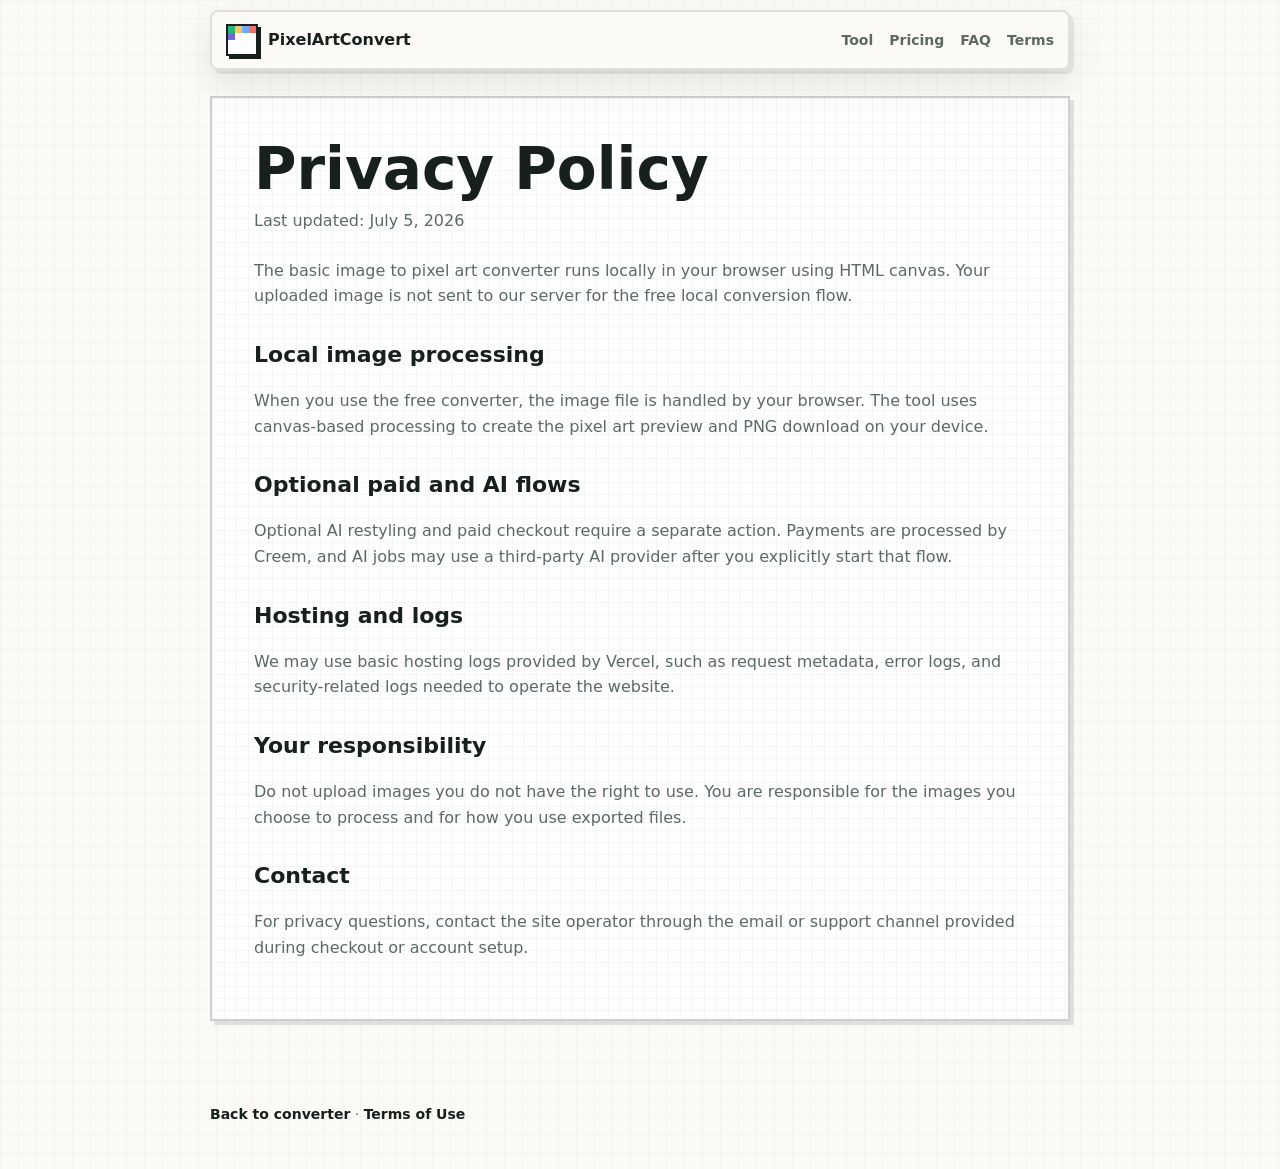
<file: privacy.html>
<!doctype html>
<html lang="en">
<head>
  <meta charset="utf-8">
  <meta name="viewport" content="width=device-width, initial-scale=1">
  <title>Privacy Policy - Image to Pixel Art Converter</title>
  <meta name="description" content="Privacy Policy for Image to Pixel Art Converter. Learn how local conversion, optional AI restyling, payments, and hosting logs are handled.">
  <link rel="canonical" href="https://photo2pixelart.com/privacy.html">
  <link rel="stylesheet" href="pixel-style-kit.css">
  <style>
    :root {
      --ink: #17201d;
      --muted: #5d6965;
      --line: #dbe3df;
      --paper: #fbfaf6;
      --panel: #ffffff;
      --mint: #28b67a;
      --shadow: 0 16px 40px rgba(34, 48, 42, .12);
    }

    * { box-sizing: border-box; }

    body {
      margin: 0;
      color: var(--ink);
      background:
        linear-gradient(rgba(23,32,29,.028) 1px, transparent 1px),
        linear-gradient(90deg, rgba(23,32,29,.028) 1px, transparent 1px),
        var(--paper);
      background-size: 18px 18px, 18px 18px, auto;
      font-family: Inter, ui-sans-serif, system-ui, -apple-system, BlinkMacSystemFont, "Segoe UI", sans-serif;
      line-height: 1.6;
    }

    a { color: inherit; }

    .wrap {
      width: min(860px, calc(100% - 32px));
      margin: 0 auto;
    }

    header {
      position: sticky;
      top: 10px;
      z-index: 30;
      display: flex;
      align-items: center;
      justify-content: space-between;
      gap: 20px;
      margin-top: 10px;
      padding: 12px 14px;
      border: 2px solid rgba(23,32,29,.12);
      border-radius: 8px;
      background: rgba(251,250,246,.86);
      box-shadow: 4px 4px 0 rgba(23,32,29,.08), 0 14px 32px rgba(34,48,42,.10);
      backdrop-filter: blur(12px);
    }

    .brand {
      display: inline-flex;
      align-items: center;
      gap: 10px;
      font-weight: 800;
      text-decoration: none;
    }

    .logo {
      width: 32px;
      height: 32px;
      display: grid;
      grid-template-columns: repeat(4, 1fr);
      grid-template-rows: repeat(4, 1fr);
      border: 2px solid var(--ink);
      box-shadow: 3px 3px 0 var(--ink);
      background: #fff;
      overflow: hidden;
    }

    .logo span:nth-child(1) { background: #28b67a; }
    .logo span:nth-child(2) { background: #f6c85f; }
    .logo span:nth-child(3) { background: #73a9ff; }
    .logo span:nth-child(4) { background: #f07167; }
    .logo span:nth-child(5) { background: #7566d8; }
    .logo span:nth-child(6) { background: #fbfaf6; }

    .nav {
      display: flex;
      align-items: center;
      justify-content: flex-end;
      flex-wrap: wrap;
      gap: 16px;
      color: var(--muted);
      font-size: 14px;
    }

    .nav a {
      text-decoration: none;
      font-weight: 750;
    }

    main {
      padding: 36px 0 54px;
    }

    .doc {
      border: 2px solid rgba(23,32,29,.12);
      border-radius: 6px;
      background: rgba(255,255,255,.86);
      box-shadow: var(--shadow);
      padding: clamp(22px, 4vw, 42px);
    }

    h1 {
      margin: 0 0 10px;
      font-size: clamp(34px, 5vw, 58px);
      line-height: 1;
      letter-spacing: 0;
    }

    h2 {
      margin: 28px 0 8px;
      font-size: 22px;
    }

    p, li {
      color: var(--muted);
      font-size: 16px;
    }

    .updated {
      margin: 0 0 24px;
      color: var(--muted);
    }

    footer {
      padding: 28px 0 44px;
      color: var(--muted);
      font-size: 14px;
    }

    footer a {
      font-weight: 750;
      color: var(--ink);
      text-decoration: none;
    }

    @media (max-width: 620px) {
      header { align-items: flex-start; gap: 12px; }
      .brand { flex: 0 0 auto; }
      .nav { gap: 10px; font-size: 12px; }
    }
  </style>
</head>
<body>
  <header class="wrap">
    <a class="brand" href="/">
      <span class="logo icon-pixel" aria-hidden="true"><span></span><span></span><span></span><span></span><span></span><span></span></span>
      <span>PixelArtConvert</span>
    </a>
    <nav class="nav" aria-label="Primary navigation">
      <a href="/#tool">Tool</a>
      <a href="/#pricing">Pricing</a>
      <a href="/#faq">FAQ</a>
      <a href="/terms.html">Terms</a>
    </nav>
  </header>

  <main class="wrap">
    <article class="doc card-pixel">
      <h1>Privacy Policy</h1>
      <p class="updated">Last updated: July 5, 2026</p>

      <p>The basic image to pixel art converter runs locally in your browser using HTML canvas. Your uploaded image is not sent to our server for the free local conversion flow.</p>

      <h2>Local image processing</h2>
      <p>When you use the free converter, the image file is handled by your browser. The tool uses canvas-based processing to create the pixel art preview and PNG download on your device.</p>

      <h2>Optional paid and AI flows</h2>
      <p>Optional AI restyling and paid checkout require a separate action. Payments are processed by Creem, and AI jobs may use a third-party AI provider after you explicitly start that flow.</p>

      <h2>Hosting and logs</h2>
      <p>We may use basic hosting logs provided by Vercel, such as request metadata, error logs, and security-related logs needed to operate the website.</p>

      <h2>Your responsibility</h2>
      <p>Do not upload images you do not have the right to use. You are responsible for the images you choose to process and for how you use exported files.</p>

      <h2>Contact</h2>
      <p>For privacy questions, contact the site operator through the email or support channel provided during checkout or account setup.</p>
    </article>
  </main>

  <footer class="wrap">
    <a href="/">Back to converter</a> · <a href="/terms.html">Terms of Use</a>
  </footer>
</body>
</html>
</file>
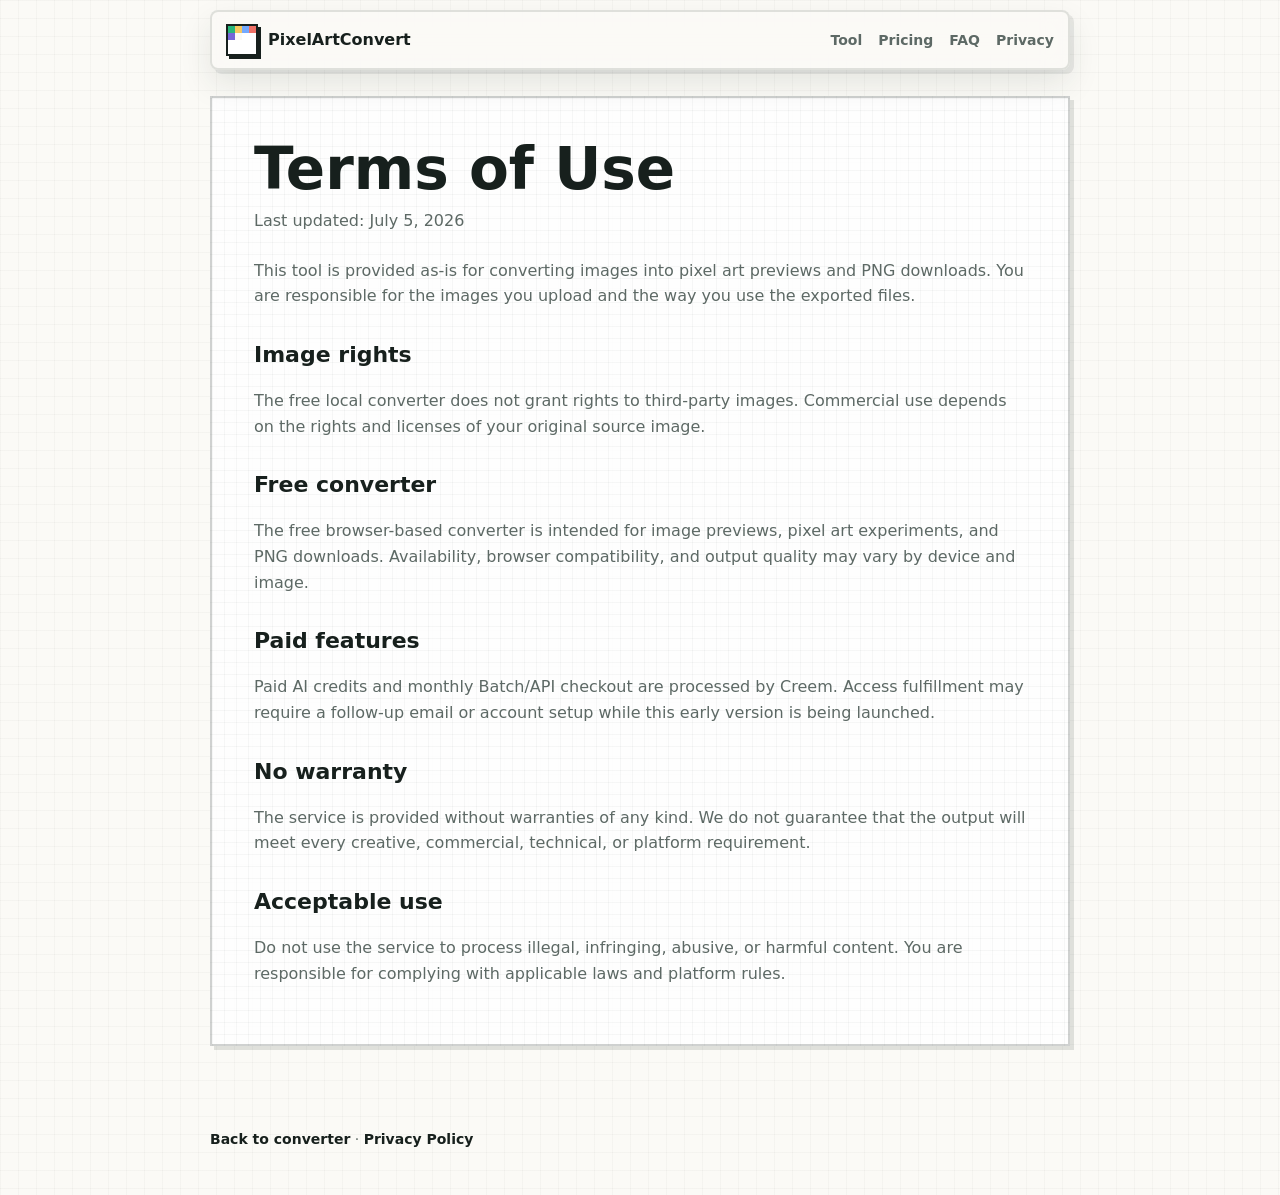
<file: terms.html>
<!doctype html>
<html lang="en">
<head>
  <meta charset="utf-8">
  <meta name="viewport" content="width=device-width, initial-scale=1">
  <title>Terms of Use - Image to Pixel Art Converter</title>
  <meta name="description" content="Terms of Use for Image to Pixel Art Converter, including image rights, free local conversion, paid AI credits, and Batch/API checkout.">
  <link rel="canonical" href="https://photo2pixelart.com/terms.html">
  <link rel="stylesheet" href="pixel-style-kit.css">
  <style>
    :root {
      --ink: #17201d;
      --muted: #5d6965;
      --line: #dbe3df;
      --paper: #fbfaf6;
      --panel: #ffffff;
      --mint: #28b67a;
      --shadow: 0 16px 40px rgba(34, 48, 42, .12);
    }

    * { box-sizing: border-box; }

    body {
      margin: 0;
      color: var(--ink);
      background:
        linear-gradient(rgba(23,32,29,.028) 1px, transparent 1px),
        linear-gradient(90deg, rgba(23,32,29,.028) 1px, transparent 1px),
        var(--paper);
      background-size: 18px 18px, 18px 18px, auto;
      font-family: Inter, ui-sans-serif, system-ui, -apple-system, BlinkMacSystemFont, "Segoe UI", sans-serif;
      line-height: 1.6;
    }

    a { color: inherit; }

    .wrap {
      width: min(860px, calc(100% - 32px));
      margin: 0 auto;
    }

    header {
      position: sticky;
      top: 10px;
      z-index: 30;
      display: flex;
      align-items: center;
      justify-content: space-between;
      gap: 20px;
      margin-top: 10px;
      padding: 12px 14px;
      border: 2px solid rgba(23,32,29,.12);
      border-radius: 8px;
      background: rgba(251,250,246,.86);
      box-shadow: 4px 4px 0 rgba(23,32,29,.08), 0 14px 32px rgba(34,48,42,.10);
      backdrop-filter: blur(12px);
    }

    .brand {
      display: inline-flex;
      align-items: center;
      gap: 10px;
      font-weight: 800;
      text-decoration: none;
    }

    .logo {
      width: 32px;
      height: 32px;
      display: grid;
      grid-template-columns: repeat(4, 1fr);
      grid-template-rows: repeat(4, 1fr);
      border: 2px solid var(--ink);
      box-shadow: 3px 3px 0 var(--ink);
      background: #fff;
      overflow: hidden;
    }

    .logo span:nth-child(1) { background: #28b67a; }
    .logo span:nth-child(2) { background: #f6c85f; }
    .logo span:nth-child(3) { background: #73a9ff; }
    .logo span:nth-child(4) { background: #f07167; }
    .logo span:nth-child(5) { background: #7566d8; }
    .logo span:nth-child(6) { background: #fbfaf6; }

    .nav {
      display: flex;
      align-items: center;
      justify-content: flex-end;
      flex-wrap: wrap;
      gap: 16px;
      color: var(--muted);
      font-size: 14px;
    }

    .nav a {
      text-decoration: none;
      font-weight: 750;
    }

    main {
      padding: 36px 0 54px;
    }

    .doc {
      border: 2px solid rgba(23,32,29,.12);
      border-radius: 6px;
      background: rgba(255,255,255,.86);
      box-shadow: var(--shadow);
      padding: clamp(22px, 4vw, 42px);
    }

    h1 {
      margin: 0 0 10px;
      font-size: clamp(34px, 5vw, 58px);
      line-height: 1;
      letter-spacing: 0;
    }

    h2 {
      margin: 28px 0 8px;
      font-size: 22px;
    }

    p, li {
      color: var(--muted);
      font-size: 16px;
    }

    .updated {
      margin: 0 0 24px;
      color: var(--muted);
    }

    footer {
      padding: 28px 0 44px;
      color: var(--muted);
      font-size: 14px;
    }

    footer a {
      font-weight: 750;
      color: var(--ink);
      text-decoration: none;
    }

    @media (max-width: 620px) {
      header { align-items: flex-start; gap: 12px; }
      .brand { flex: 0 0 auto; }
      .nav { gap: 10px; font-size: 12px; }
    }
  </style>
</head>
<body>
  <header class="wrap">
    <a class="brand" href="/">
      <span class="logo icon-pixel" aria-hidden="true"><span></span><span></span><span></span><span></span><span></span><span></span></span>
      <span>PixelArtConvert</span>
    </a>
    <nav class="nav" aria-label="Primary navigation">
      <a href="/#tool">Tool</a>
      <a href="/#pricing">Pricing</a>
      <a href="/#faq">FAQ</a>
      <a href="/privacy.html">Privacy</a>
    </nav>
  </header>

  <main class="wrap">
    <article class="doc card-pixel">
      <h1>Terms of Use</h1>
      <p class="updated">Last updated: July 5, 2026</p>

      <p>This tool is provided as-is for converting images into pixel art previews and PNG downloads. You are responsible for the images you upload and the way you use the exported files.</p>

      <h2>Image rights</h2>
      <p>The free local converter does not grant rights to third-party images. Commercial use depends on the rights and licenses of your original source image.</p>

      <h2>Free converter</h2>
      <p>The free browser-based converter is intended for image previews, pixel art experiments, and PNG downloads. Availability, browser compatibility, and output quality may vary by device and image.</p>

      <h2>Paid features</h2>
      <p>Paid AI credits and monthly Batch/API checkout are processed by Creem. Access fulfillment may require a follow-up email or account setup while this early version is being launched.</p>

      <h2>No warranty</h2>
      <p>The service is provided without warranties of any kind. We do not guarantee that the output will meet every creative, commercial, technical, or platform requirement.</p>

      <h2>Acceptable use</h2>
      <p>Do not use the service to process illegal, infringing, abusive, or harmful content. You are responsible for complying with applicable laws and platform rules.</p>
    </article>
  </main>

  <footer class="wrap">
    <a href="/">Back to converter</a> · <a href="/privacy.html">Privacy Policy</a>
  </footer>
</body>
</html>
</file>
<file: pixel-style-kit.css>
@import url("https://fonts.googleapis.com/css2?family=Press+Start+2P&display=swap");

:root {
  --pixel-ink: #17201d;
  --pixel-paper: #fffef8;
  --pixel-green: #28b67a;
  --pixel-yellow: #f6c85f;
  --pixel-red: #f07167;
  --pixel-blue: #73a9ff;
}

.pixel-font,
.badge-pixel {
  font-family: "Press Start 2P", Inter, ui-sans-serif, system-ui, sans-serif;
  letter-spacing: 0;
}

.badge-pixel {
  display: inline-flex;
  align-items: center;
  min-height: 24px;
  border: 2px solid var(--pixel-ink);
  border-radius: 0;
  background: var(--pixel-paper);
  color: var(--pixel-ink);
  padding: 5px 8px;
  box-shadow: 3px 3px 0 var(--pixel-yellow);
  font-size: 9px;
  line-height: 1;
  text-transform: uppercase;
}

.btn-pixel {
  border: 2px solid var(--pixel-ink) !important;
  border-radius: 0 !important;
  box-shadow: 4px 4px 0 var(--pixel-ink) !important;
  transition: transform .1s ease, box-shadow .1s ease, opacity .2s ease !important;
}

.btn-pixel:hover {
  transform: translate(-1px, -1px) !important;
  box-shadow: 5px 5px 0 var(--pixel-ink) !important;
}

.btn-pixel:active {
  transform: translate(4px, 4px) !important;
  box-shadow: 0 0 0 var(--pixel-ink) !important;
}

.btn-pixel:disabled {
  transform: none !important;
  box-shadow: 2px 2px 0 rgba(23, 32, 29, .24) !important;
}

.card-pixel {
  position: relative;
  border: 2px solid rgba(23, 32, 29, .2) !important;
  border-radius: 0 !important;
  box-shadow: 4px 4px 0 rgba(23, 32, 29, .12) !important;
  background:
    linear-gradient(90deg, rgba(23,32,29,.035) 1px, transparent 1px),
    linear-gradient(rgba(23,32,29,.035) 1px, transparent 1px),
    rgba(255,255,255,.86) !important;
  background-size: 12px 12px, 12px 12px, auto !important;
}

.card-pixel.highlight {
  border-color: var(--pixel-ink) !important;
  box-shadow: 4px 4px 0 var(--pixel-ink), 9px 9px 0 var(--pixel-yellow) !important;
  background:
    linear-gradient(90deg, rgba(246,200,95,.25) 1px, transparent 1px),
    linear-gradient(rgba(246,200,95,.25) 1px, transparent 1px),
    rgba(255,255,255,.94) !important;
  background-size: 12px 12px, 12px 12px, auto !important;
}

.divider-pixel {
  height: 12px;
  width: min(1160px, calc(100% - 32px));
  margin: 8px auto 0;
  background:
    linear-gradient(135deg, transparent 0 25%, rgba(23,32,29,.16) 25% 50%, transparent 50% 75%, rgba(23,32,29,.16) 75% 100%);
  background-size: 12px 12px;
  opacity: .55;
}

.progress-pixel {
  height: 14px;
  border: 2px solid var(--pixel-ink);
  background: var(--pixel-paper);
  overflow: hidden;
}

.progress-pixel-fill {
  width: 45%;
  height: 100%;
  background:
    repeating-linear-gradient(90deg, var(--pixel-green) 0 10px, var(--pixel-blue) 10px 20px);
  animation: pixel-load 900ms steps(4) infinite;
}

@keyframes pixel-load {
  from { transform: translateX(-24px); }
  to { transform: translateX(24px); }
}

.slider-pixel {
  height: 18px;
}

.slider-pixel::-webkit-slider-runnable-track {
  height: 6px;
  border: 1px solid rgba(23,32,29,.38);
  background: var(--pixel-paper);
}

.slider-pixel::-webkit-slider-thumb {
  -webkit-appearance: none;
  width: 18px;
  height: 18px;
  margin-top: -7px;
  border: 2px solid var(--pixel-ink);
  border-radius: 0;
  background: var(--pixel-green);
  box-shadow: 2px 2px 0 var(--pixel-ink);
}

.slider-pixel::-moz-range-track {
  height: 6px;
  border: 1px solid rgba(23,32,29,.38);
  background: var(--pixel-paper);
}

.slider-pixel::-moz-range-thumb {
  width: 18px;
  height: 18px;
  border: 2px solid var(--pixel-ink);
  border-radius: 0;
  background: var(--pixel-green);
  box-shadow: 2px 2px 0 var(--pixel-ink);
}

.pixel-grid-bg {
  background-image:
    linear-gradient(rgba(23,32,29,.035) 1px, transparent 1px),
    linear-gradient(90deg, rgba(23,32,29,.035) 1px, transparent 1px);
  background-size: 16px 16px;
}

.icon-pixel {
  image-rendering: pixelated;
  image-rendering: crisp-edges;
}

/* ── Pixel style additions ── */

.brand-pixel {
  font-family: "Press Start 2P", Inter, ui-sans-serif, system-ui, sans-serif;
  letter-spacing: 0;
  font-size: 12px;
  line-height: 1;
}

.nav-pixel a {
  font-family: "Press Start 2P", Inter, ui-sans-serif, system-ui, sans-serif;
  letter-spacing: 0;
  font-size: 10px;
  line-height: 1;
  text-transform: uppercase;
}

.label-pixel {
  font-family: "Press Start 2P", Inter, ui-sans-serif, system-ui, sans-serif;
  letter-spacing: 0;
  font-size: 10px;
  line-height: 1.4;
}
.label-pixel output {
  font-family: Inter, ui-sans-serif, system-ui, sans-serif;
}

.drop-pixel {
  border-radius: 0 !important;
  border-style: solid !important;
}

.preset-pixel {
  border-radius: 0 !important;
  box-shadow: 2px 2px 0 rgba(23,32,29,.08) !important;
  transition: transform .1s ease, box-shadow .1s ease !important;
}
.preset-pixel:hover {
  transform: translate(-1px, -1px);
  box-shadow: 3px 3px 0 rgba(23,32,29,.14);
}

.toggle-pixel {
  border-radius: 0 !important;
  border-color: rgba(23,32,29,.14) !important;
  box-shadow: 2px 2px 0 rgba(23,32,29,.06) !important;
  transition: transform .1s ease, box-shadow .1s ease !important;
}

.checkbox-pixel {
  -webkit-appearance: none !important;
  appearance: none !important;
  width: 20px;
  height: 20px;
  min-width: 20px;
  border: 2px solid var(--pixel-ink) !important;
  border-radius: 0 !important;
  background: var(--pixel-paper) !important;
  cursor: pointer;
  position: relative;
  display: inline-flex;
  align-items: center;
  justify-content: center;
  flex-shrink: 0;
}
.checkbox-pixel:checked {
  background: var(--pixel-green) !important;
}
.checkbox-pixel:checked::after {
  content: "";
  width: 6px;
  height: 10px;
  border: solid #061812;
  border-width: 0 3px 3px 0;
  transform: rotate(45deg);
  position: absolute;
  top: 2px;
}

.step-pixel .step-icon {
  border-radius: 0 !important;
  box-shadow: 2px 2px 0 var(--pixel-ink);
}

.legal-pixel {
  border-radius: 0 !important;
}

.title-accent::after {
  content: "";
  display: block;
  width: 44px;
  height: 4px;
  margin-top: 8px;
  background: linear-gradient(90deg, #28b67a 0 10px, #f6c85f 10px 22px, #f07167 22px 34px, #73a9ff 34px 44px);
}

/* Additional pixel card styles */
.showcase-card {
  border-radius: 0 !important;
}

.benefit-card {
  border-radius: 0 !important;
  box-shadow: 2px 2px 0 rgba(23,32,29,.08) !important;
}

.use-card {
  border-radius: 0 !important;
}

.faq-item {
  border-radius: 0 !important;
}

.style-card {
  border-radius: 0 !important;
}

.hero-style-tabs button {
  border-radius: 0 !important;
}

.share-row a {
  border-radius: 0 !important;
}
</file>
